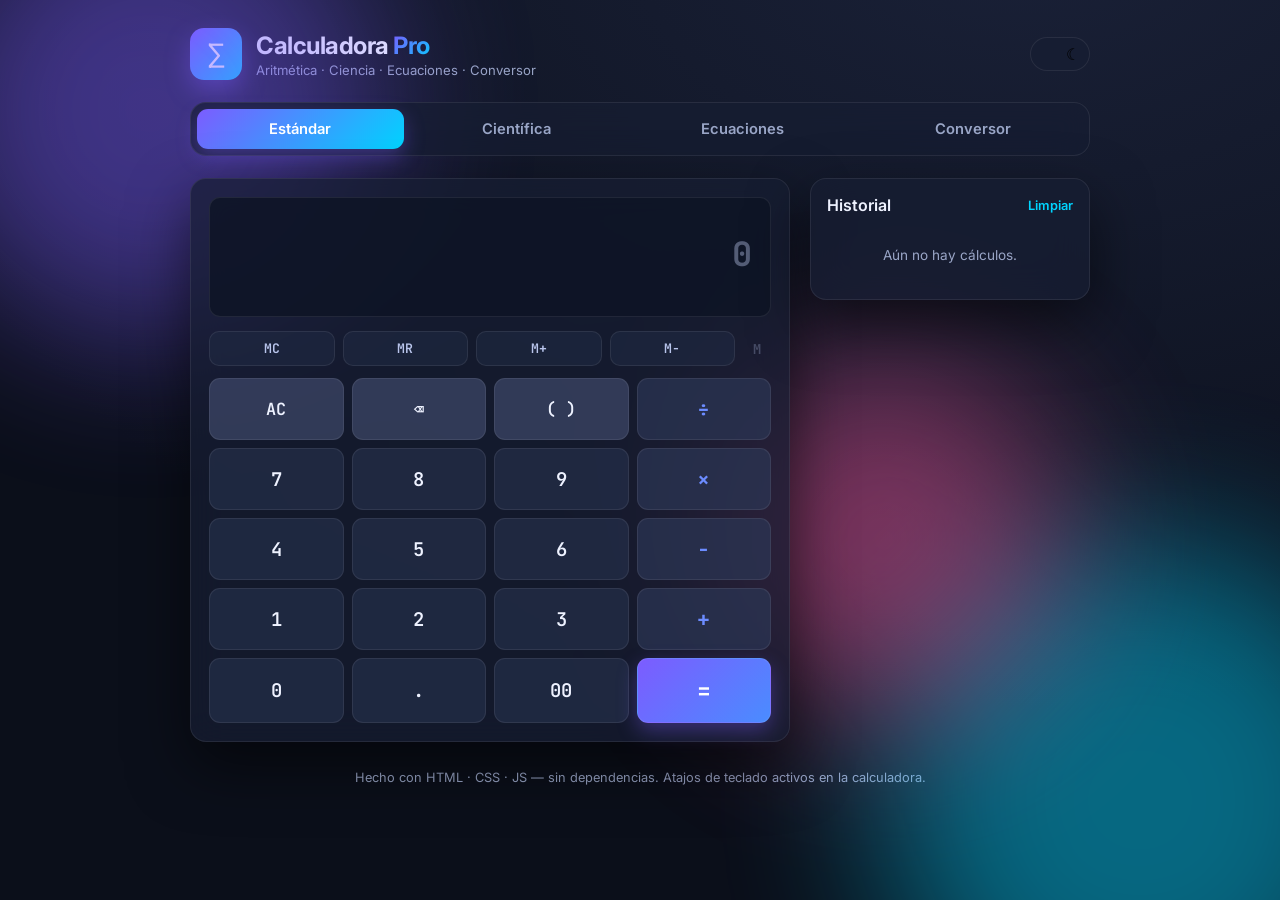
<file: calculator/index.html>
<!DOCTYPE html>
<html lang="es">
<head>
  <meta charset="UTF-8" />
  <meta name="viewport" content="width=device-width, initial-scale=1.0" />
  <title>Calculadora Pro</title>
  <meta name="description" content="Calculadora científica web: aritmética, ciencia, ecuaciones y conversor de unidades." />
  <link rel="preconnect" href="https://fonts.googleapis.com" />
  <link rel="preconnect" href="https://fonts.gstatic.com" crossorigin />
  <link href="https://fonts.googleapis.com/css2?family=Inter:wght@400;500;600;700&family=JetBrains+Mono:wght@400;500;700&display=swap" rel="stylesheet" />
  <link rel="stylesheet" href="styles.css" />
</head>
<body data-theme="dark">
  <div class="app">
    <!-- Decorative animated background -->
    <div class="bg-orbs" aria-hidden="true">
      <span class="orb orb-1"></span>
      <span class="orb orb-2"></span>
      <span class="orb orb-3"></span>
    </div>

    <header class="topbar">
      <div class="brand">
        <span class="brand-logo">∑</span>
        <div class="brand-text">
          <h1>Calculadora <span>Pro</span></h1>
          <p>Aritmética · Ciencia · Ecuaciones · Conversor</p>
        </div>
      </div>
      <button id="theme-toggle" class="theme-toggle" title="Cambiar tema" aria-label="Cambiar tema">
        <span class="theme-icon sun">☀</span>
        <span class="theme-icon moon">☾</span>
      </button>
    </header>

    <nav class="tabs" role="tablist">
      <button class="tab active" data-tab="standard" role="tab">Estándar</button>
      <button class="tab" data-tab="scientific" role="tab">Científica</button>
      <button class="tab" data-tab="equations" role="tab">Ecuaciones</button>
      <button class="tab" data-tab="converter" role="tab">Conversor</button>
    </nav>

    <main class="content">
      <!-- ============ STANDARD / SCIENTIFIC CALCULATOR ============ -->
      <section class="panel active" id="panel-standard">
        <div class="calc-wrap">
          <div class="calculator">
            <div class="display">
              <div class="display-history" id="display-history"></div>
              <input
                type="text"
                id="display-main"
                class="display-main"
                inputmode="text"
                autocomplete="off"
                spellcheck="false"
                placeholder="0"
                aria-label="Expresión"
              />
              <div class="display-preview" id="display-preview"></div>
            </div>

            <div class="memory-row">
              <button class="mem-btn" data-mem="MC" title="Borrar memoria">MC</button>
              <button class="mem-btn" data-mem="MR" title="Recuperar memoria">MR</button>
              <button class="mem-btn" data-mem="M+" title="Sumar a memoria">M+</button>
              <button class="mem-btn" data-mem="M-" title="Restar de memoria">M−</button>
              <span class="mem-indicator" id="mem-indicator">M</span>
            </div>

            <!-- Scientific extra keys (hidden in standard mode) -->
            <div class="keys-scientific" id="keys-scientific">
              <button class="key fn" data-insert="sin(">sin</button>
              <button class="key fn" data-insert="cos(">cos</button>
              <button class="key fn" data-insert="tan(">tan</button>
              <button class="key fn" data-insert="asin(">asin</button>
              <button class="key fn" data-insert="acos(">acos</button>

              <button class="key fn" data-insert="atan(">atan</button>
              <button class="key fn" data-insert="ln(">ln</button>
              <button class="key fn" data-insert="log10(">log₁₀</button>
              <button class="key fn" data-insert="log2(">log₂</button>
              <button class="key fn" data-insert="exp(">eˣ</button>

              <button class="key fn" data-insert="sqrt(">√</button>
              <button class="key fn" data-insert="cbrt(">∛</button>
              <button class="key fn" data-action="square">x²</button>
              <button class="key fn" data-insert="^">xʸ</button>
              <button class="key fn" data-insert="factorial(">n!</button>

              <button class="key fn" data-insert="pi">π</button>
              <button class="key fn" data-insert="e">e</button>
              <button class="key fn" data-insert="abs(">|x|</button>
              <button class="key fn" data-insert="(">(</button>
              <button class="key fn" data-insert=")">)</button>

              <button class="key fn deg-toggle" id="deg-toggle" data-action="toggle-deg" title="Grados / Radianes">DEG</button>
              <button class="key fn" data-insert="mod">mod</button>
              <button class="key fn" data-insert="//">÷⌊⌋</button>
              <button class="key fn" data-insert="%">%</button>
              <button class="key fn" data-action="ans">ANS</button>
            </div>

            <!-- Main numeric keypad -->
            <div class="keys-main">
              <button class="key util" data-action="clear">AC</button>
              <button class="key util" data-action="backspace">⌫</button>
              <button class="key util" data-insert="(">( )</button>
              <button class="key op" data-insert="/">÷</button>

              <button class="key num" data-insert="7">7</button>
              <button class="key num" data-insert="8">8</button>
              <button class="key num" data-insert="9">9</button>
              <button class="key op" data-insert="*">×</button>

              <button class="key num" data-insert="4">4</button>
              <button class="key num" data-insert="5">5</button>
              <button class="key num" data-insert="6">6</button>
              <button class="key op" data-insert="-">−</button>

              <button class="key num" data-insert="1">1</button>
              <button class="key num" data-insert="2">2</button>
              <button class="key num" data-insert="3">3</button>
              <button class="key op" data-insert="+">+</button>

              <button class="key num" data-insert="0">0</button>
              <button class="key num" data-insert=".">.</button>
              <button class="key num" data-insert="00">00</button>
              <button class="key equals" data-action="equals">=</button>
            </div>
          </div>

          <!-- History sidebar -->
          <aside class="history">
            <div class="history-head">
              <h2>Historial</h2>
              <button id="clear-history" class="link-btn" title="Limpiar historial">Limpiar</button>
            </div>
            <ul class="history-list" id="history-list">
              <li class="history-empty">Aún no hay cálculos.</li>
            </ul>
          </aside>
        </div>
      </section>

      <!-- ============ EQUATIONS ============ -->
      <section class="panel" id="panel-equations">
        <div class="card eq-card">
          <h2 class="card-title">Resolvedor de ecuaciones</h2>

          <div class="eq-block">
            <h3>Primer grado <span class="eq-form">a·x + b = 0</span></h3>
            <div class="eq-inputs">
              <label>a <input type="number" id="lin-a" step="any" placeholder="0" /></label>
              <label>b <input type="number" id="lin-b" step="any" placeholder="0" /></label>
              <button class="solve-btn" id="solve-linear">Resolver</button>
            </div>
            <div class="eq-result" id="lin-result"></div>
          </div>

          <div class="eq-block">
            <h3>Segundo grado <span class="eq-form">a·x² + b·x + c = 0</span></h3>
            <div class="eq-inputs">
              <label>a <input type="number" id="quad-a" step="any" placeholder="0" /></label>
              <label>b <input type="number" id="quad-b" step="any" placeholder="0" /></label>
              <label>c <input type="number" id="quad-c" step="any" placeholder="0" /></label>
              <button class="solve-btn" id="solve-quad">Resolver</button>
            </div>
            <div class="eq-result" id="quad-result"></div>
          </div>
        </div>
      </section>

      <!-- ============ CONVERTER ============ -->
      <section class="panel" id="panel-converter">
        <div class="card conv-card">
          <h2 class="card-title">Conversor de unidades</h2>

          <div class="conv-categories" id="conv-categories">
            <button class="conv-cat active" data-cat="length">Longitud</button>
            <button class="conv-cat" data-cat="weight">Peso</button>
            <button class="conv-cat" data-cat="speed">Velocidad</button>
            <button class="conv-cat" data-cat="metric">Prefijos métricos</button>
          </div>

          <div class="conv-body">
            <div class="conv-field">
              <input type="number" id="conv-input" step="any" value="1" />
              <select id="conv-from"></select>
            </div>
            <button class="conv-swap" id="conv-swap" title="Intercambiar">⇅</button>
            <div class="conv-field">
              <input type="text" id="conv-output" readonly />
              <select id="conv-to"></select>
            </div>
          </div>
          <p class="conv-formula" id="conv-formula"></p>
        </div>
      </section>
    </main>

    <footer class="footer">
      <span>Hecho con HTML · CSS · JS — sin dependencias. Atajos de teclado activos en la calculadora.</span>
    </footer>
  </div>

  <script src="app.js"></script>
</body>
</html>
</file>
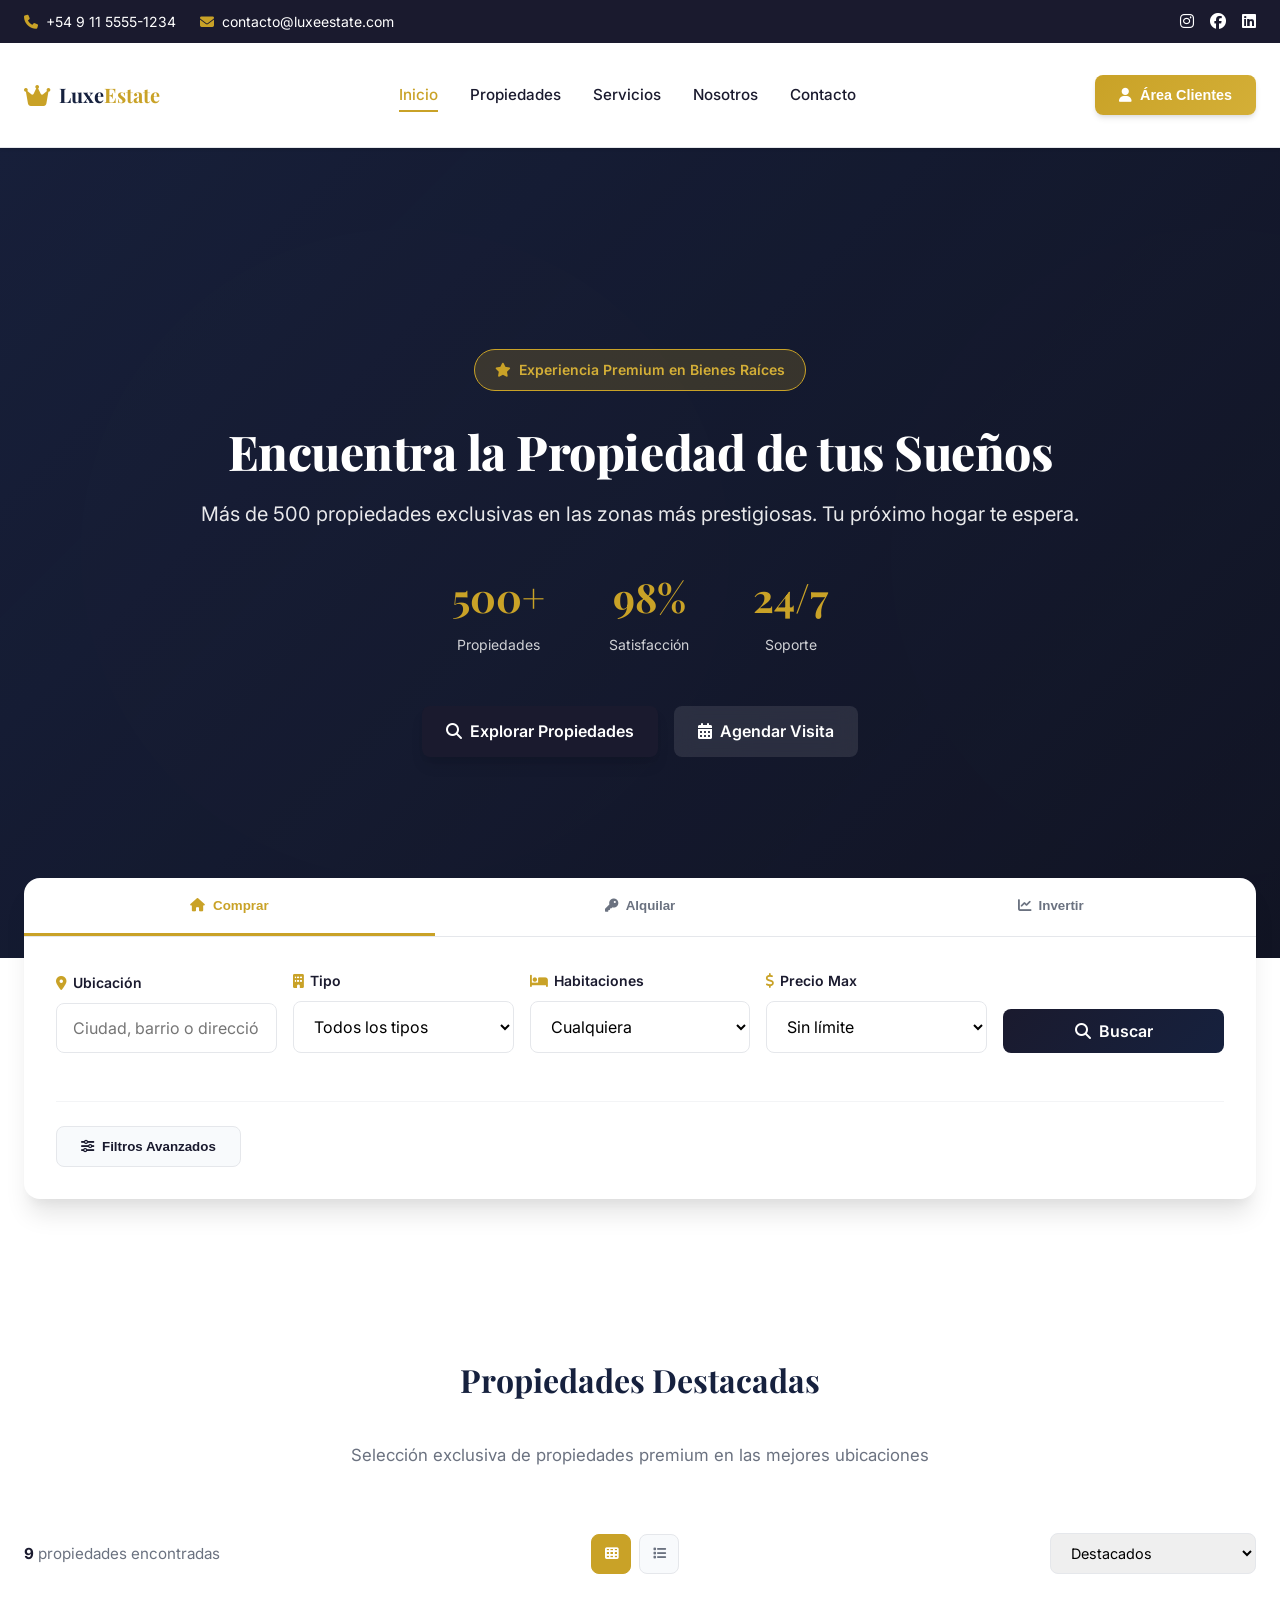
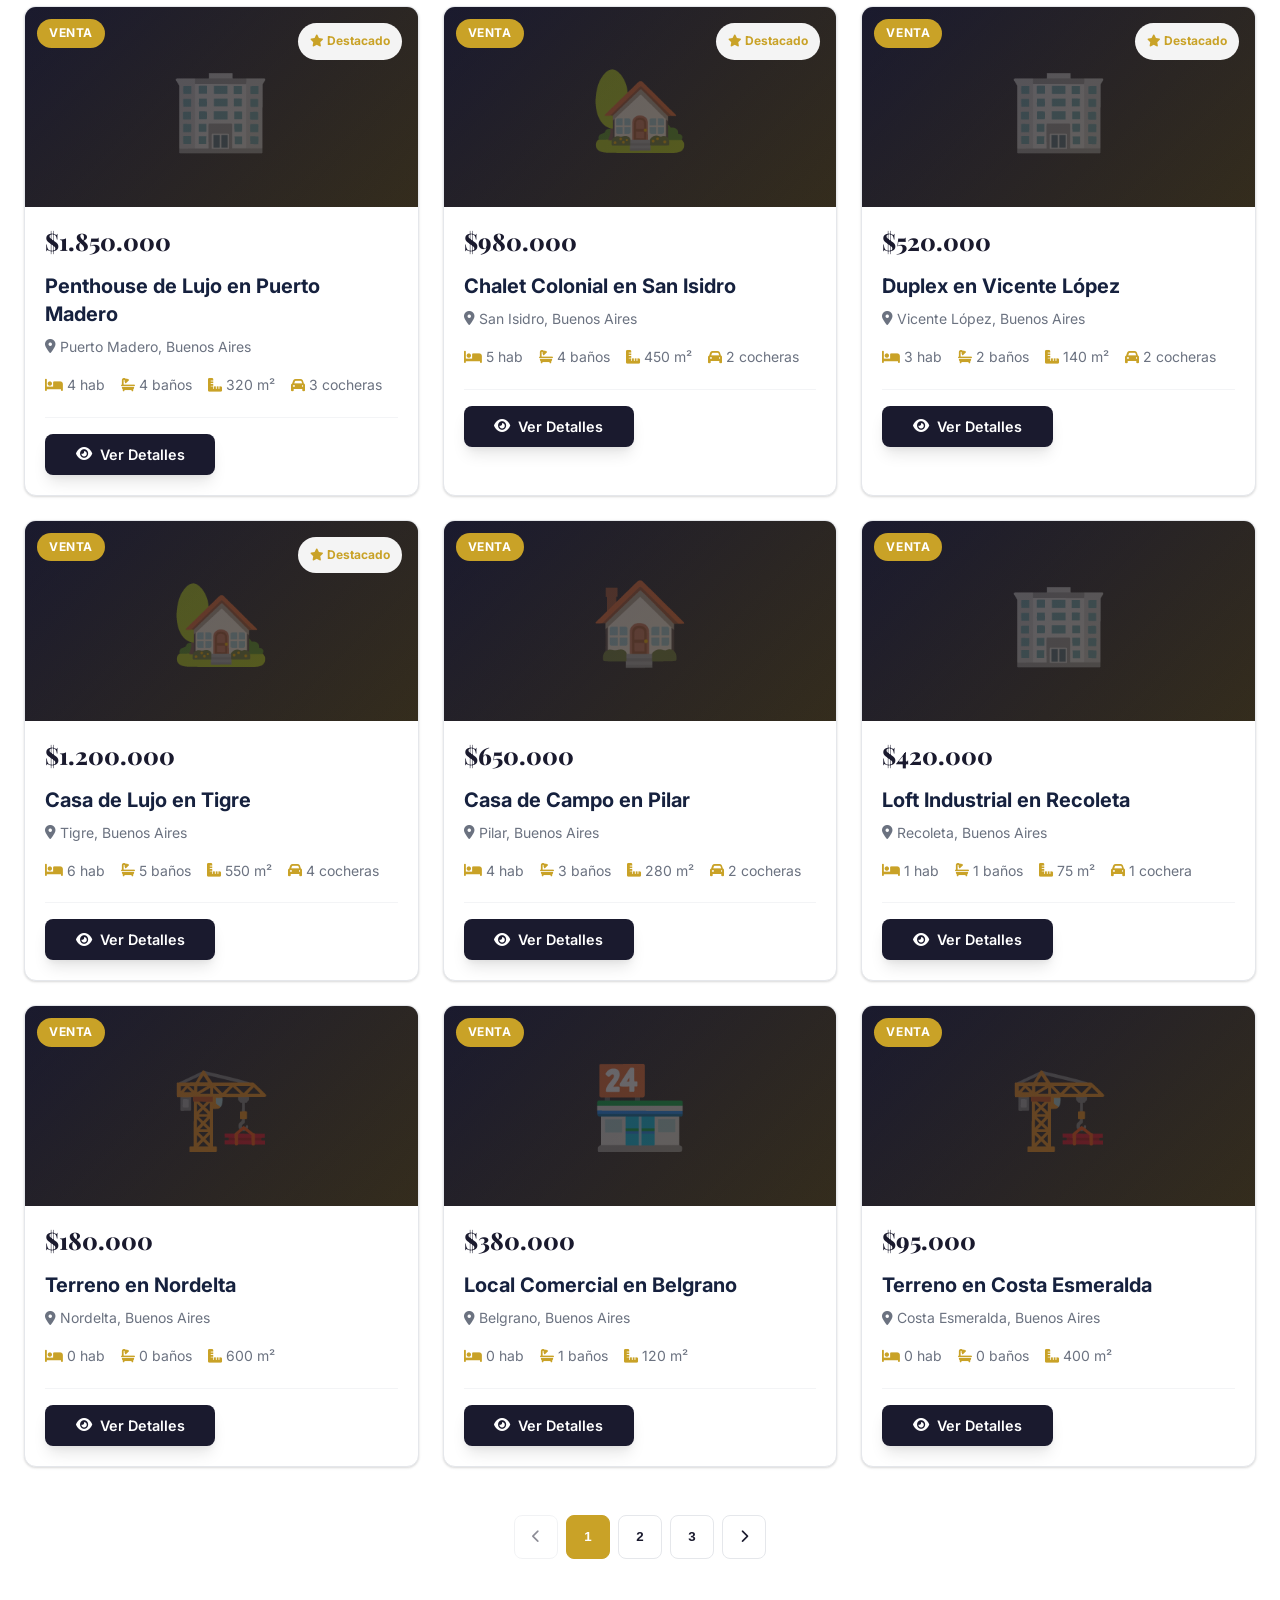
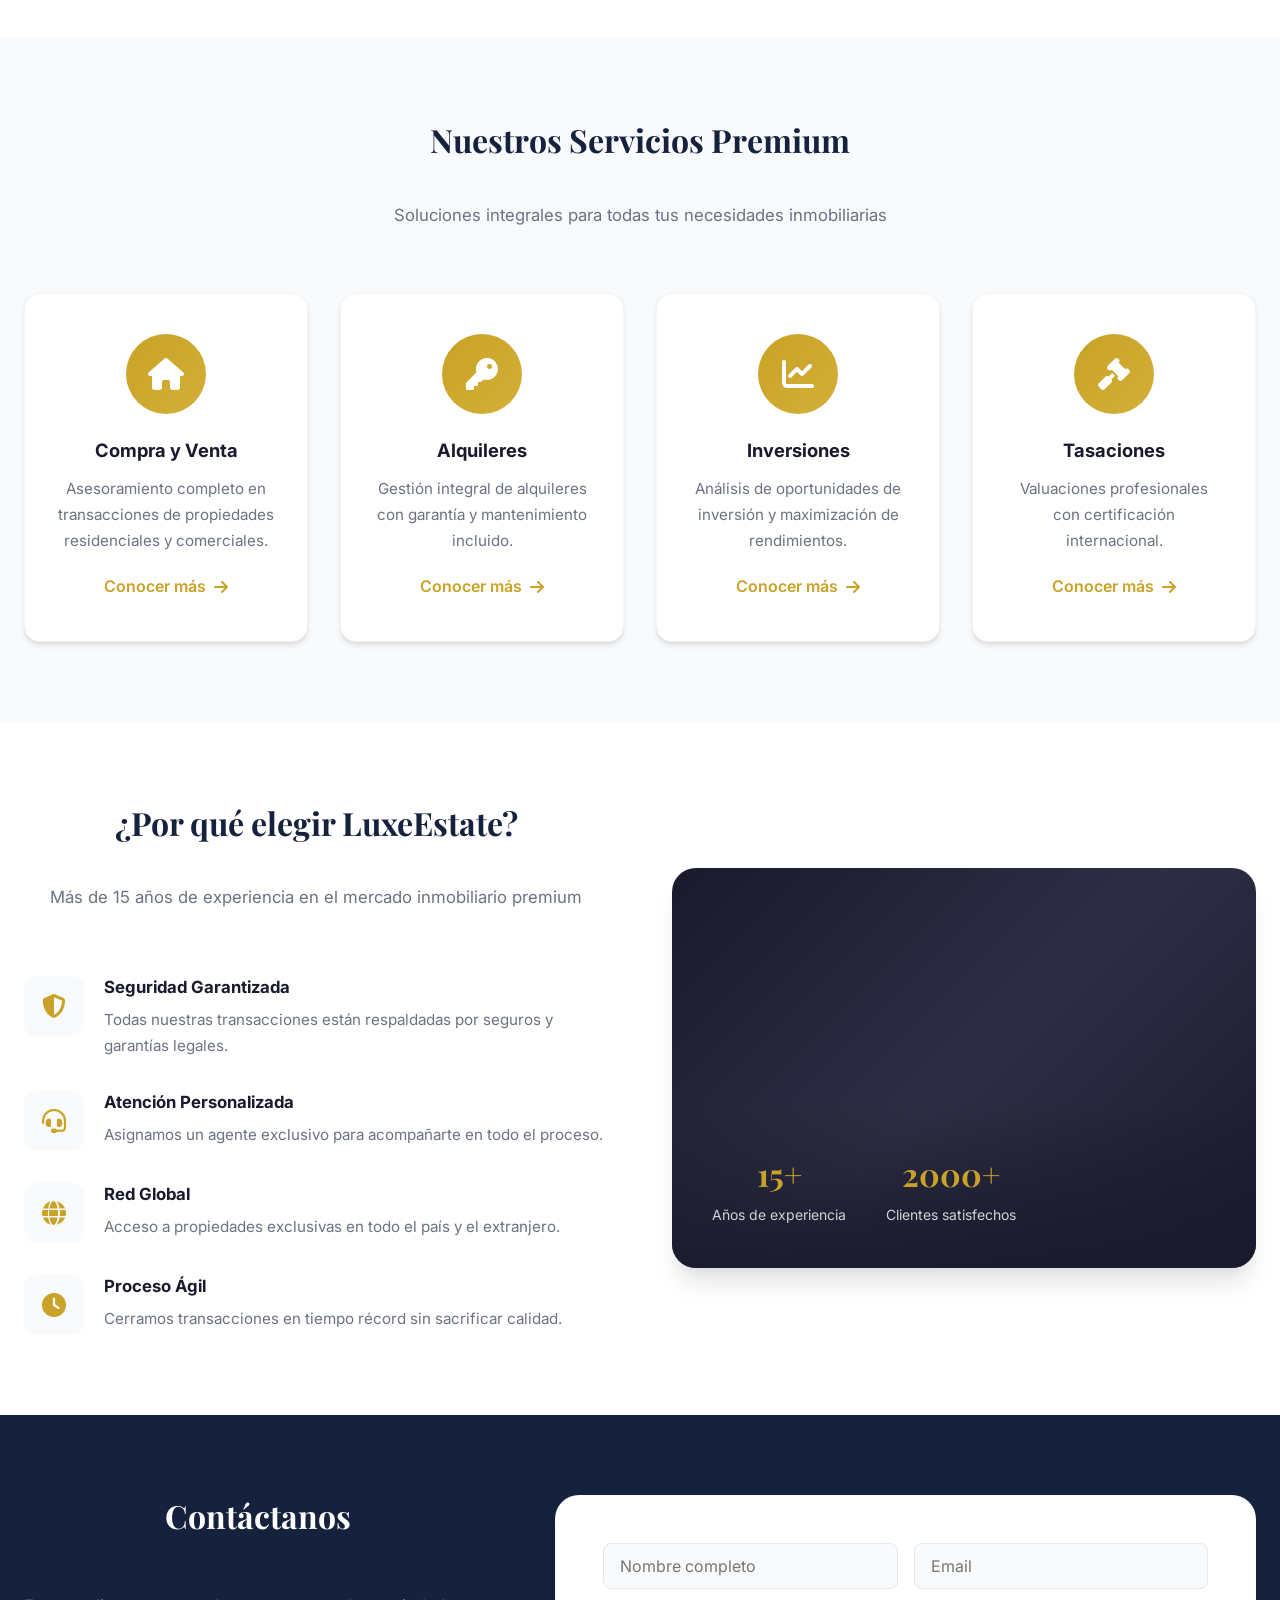
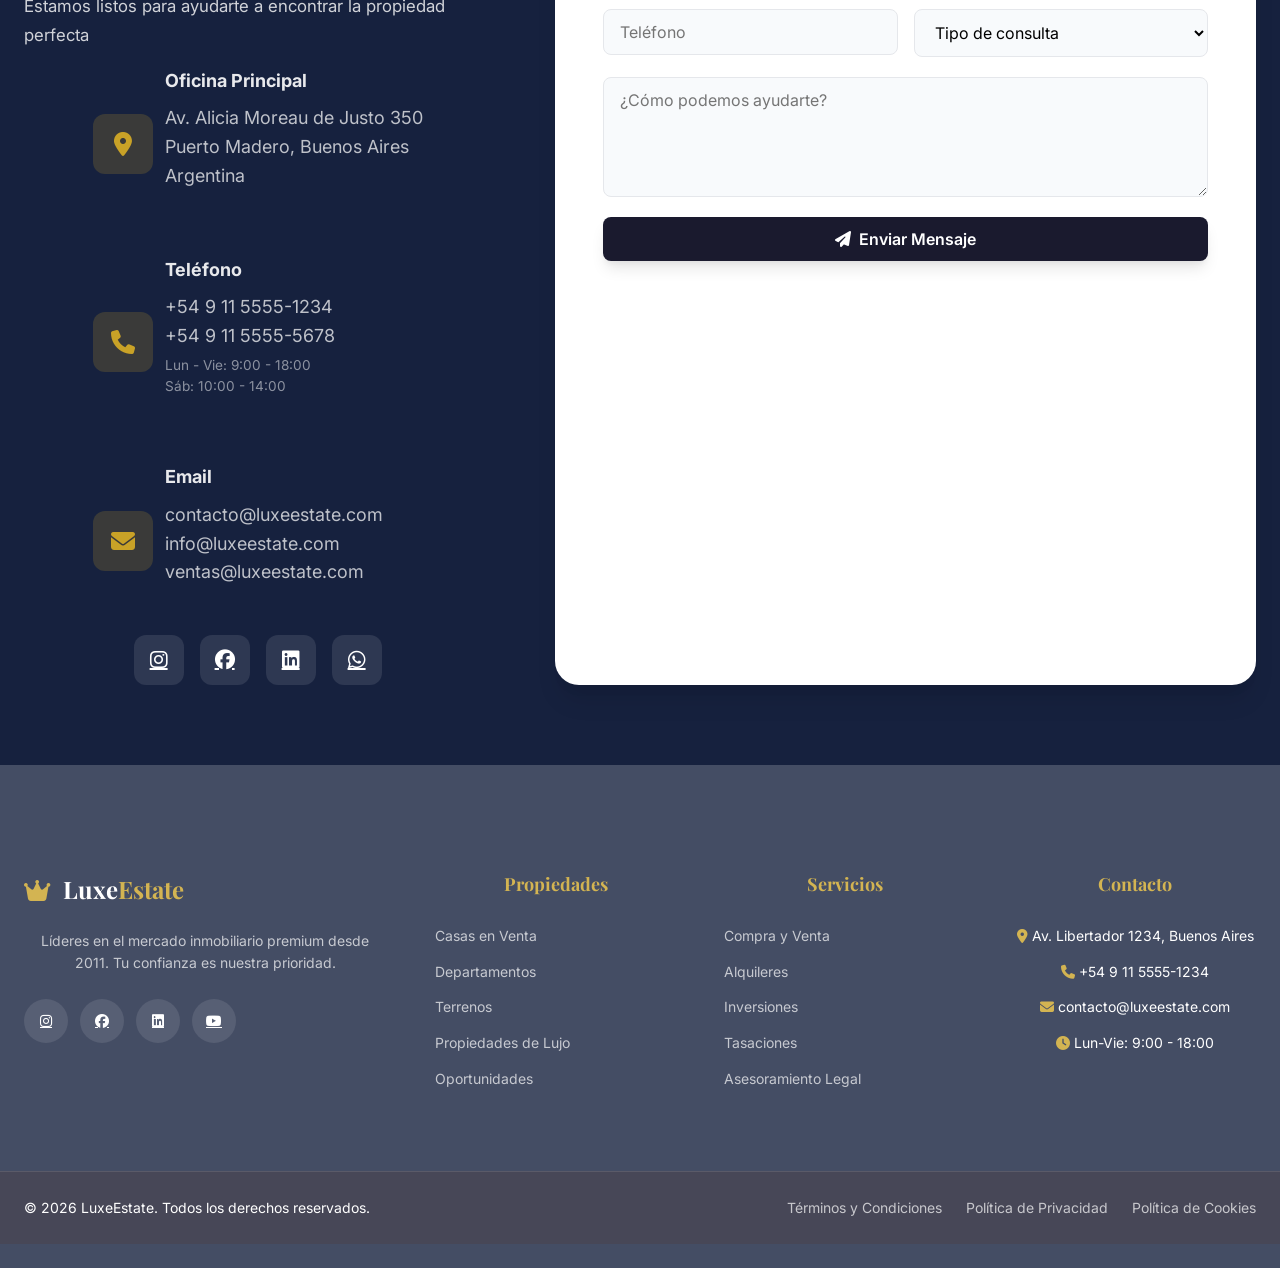
<file: demos/inmobiliaria/index.html>
<!DOCTYPE html>
<html lang="es">
<head>
  <meta charset="UTF-8" />
  <meta name="viewport" content="width=device-width, initial-scale=1.0" />
  <title>LuxeEstate - Sistema Inmobiliario Premium</title>
  <meta name="description" content="Sistema Inmobiliario Inteligente de Eterial Company - Experiencia premium en búsqueda de propiedades" />
  <link rel="preconnect" href="https://fonts.googleapis.com" />
  <link rel="preconnect" href="https://fonts.gstatic.com" crossorigin />
  <link href="https://fonts.googleapis.com/css2?family=Playfair+Display:ital,wght@0,400;0,500;0,600;0,700;1,400;1,500&family=Inter:wght@300;400;500;600;700;800&display=swap" rel="stylesheet" />
  <link rel="stylesheet" href="https://cdnjs.cloudflare.com/ajax/libs/font-awesome/6.4.0/css/all.min.css" />
  <link rel="stylesheet" href="styles.css" />
</head>
<body>
  <!-- Header Premium -->
  <header class="header">
    <div class="header-top">
      <div class="container">
        <div class="header-contact">
          <span><i class="fas fa-phone"></i> +54 9 11 5555-1234</span>
          <span><i class="fas fa-envelope"></i> contacto@luxeestate.com</span>
        </div>
        <div class="header-social">
          <a href="#"><i class="fab fa-instagram"></i></a>
          <a href="#"><i class="fab fa-facebook"></i></a>
          <a href="#"><i class="fab fa-linkedin"></i></a>
        </div>
      </div>
    </div>
    <div class="header-main">
      <div class="container">
        <div class="header-inner">
          <div class="logo">
            <i class="fas fa-crown"></i>
            <span>Luxe<span class="logo-accent">Estate</span></span>
          </div>
          <nav class="nav">
            <a href="#inicio" class="nav-link active">Inicio</a>
            <a href="#propiedades" class="nav-link">Propiedades</a>
            <a href="#servicios" class="nav-link">Servicios</a>
            <a href="#nosotros" class="nav-link">Nosotros</a>
            <a href="#contacto" class="nav-link">Contacto</a>
          </nav>
          <button class="btn-premium">
            <i class="fas fa-user"></i>
            <span>Área Clientes</span>
          </button>
          <button class="mobile-menu-toggle">
            <i class="fas fa-bars"></i>
          </button>
        </div>
      </div>
    </div>
  </header>

  <!-- Hero Section Premium -->
  <section class="hero" id="inicio">
    <div class="hero-bg">
      <div class="hero-overlay"></div>
      <video class="hero-video" autoplay muted loop playsinline>
        <source src="https://assets.mixkit.co/videos/preview/mixkit-modern-house-with-pool-32808-large.mp4" type="video/mp4">
      </video>
    </div>
    <div class="container">
      <div class="hero-content">
        <div class="hero-badge">
          <i class="fas fa-star"></i>
          <span>Experiencia Premium en Bienes Raíces</span>
        </div>
        <h1 class="hero-title">Encuentra la Propiedad de tus Sueños</h1>
        <p class="hero-subtitle">Más de 500 propiedades exclusivas en las zonas más prestigiosas. Tu próximo hogar te espera.</p>
        <div class="hero-stats">
          <div class="stat-item">
            <span class="stat-number">500+</span>
            <span class="stat-label">Propiedades</span>
          </div>
          <div class="stat-item">
            <span class="stat-number">98%</span>
            <span class="stat-label">Satisfacción</span>
          </div>
          <div class="stat-item">
            <span class="stat-number">24/7</span>
            <span class="stat-label">Soporte</span>
          </div>
        </div>
        <div class="hero-cta">
          <a href="#propiedades" class="btn btn-primary">
            <i class="fas fa-search"></i>
            <span>Explorar Propiedades</span>
          </a>
          <a href="#contacto" class="btn btn-secondary">
            <i class="fas fa-calendar-alt"></i>
            <span>Agendar Visita</span>
          </a>
        </div>
      </div>
    </div>
  </section>

  <!-- Buscador Avanzado -->
  <section class="search-section">
    <div class="container">
      <div class="search-container">
        <div class="search-tabs">
          <button class="search-tab active" data-tab="comprar">
            <i class="fas fa-home"></i>
            <span>Comprar</span>
          </button>
          <button class="search-tab" data-tab="alquilar">
            <i class="fas fa-key"></i>
            <span>Alquilar</span>
          </button>
          <button class="search-tab" data-tab="invertir">
            <i class="fas fa-chart-line"></i>
            <span>Invertir</span>
          </button>
        </div>
        <form class="search-form" id="searchForm">
          <div class="search-row">
            <div class="search-field">
              <label><i class="fas fa-map-marker-alt"></i> Ubicación</label>
              <input type="text" id="ubicacion" placeholder="Ciudad, barrio o dirección" />
            </div>
            <div class="search-field">
              <label><i class="fas fa-building"></i> Tipo</label>
              <select id="tipo">
                <option value="">Todos los tipos</option>
                <option value="casa">Casa</option>
                <option value="departamento">Departamento</option>
                <option value="penthouse">Penthouse</option>
                <option value="chalet">Chalet</option>
                <option value="terreno">Terreno</option>
                <option value="local">Local Comercial</option>
                <option value="oficina">Oficina</option>
              </select>
            </div>
            <div class="search-field">
              <label><i class="fas fa-bed"></i> Habitaciones</label>
              <select id="habitaciones">
                <option value="">Cualquiera</option>
                <option value="1">1+</option>
                <option value="2">2+</option>
                <option value="3">3+</option>
                <option value="4">4+</option>
                <option value="5">5+</option>
              </select>
            </div>
            <div class="search-field">
              <label><i class="fas fa-dollar-sign"></i> Precio Max</label>
              <select id="precio-max">
                <option value="">Sin límite</option>
                <option value="100000">$100,000</option>
                <option value="200000">$200,000</option>
                <option value="300000">$300,000</option>
                <option value="500000">$500,000</option>
                <option value="750000">$750,000</option>
                <option value="1000000">$1,000,000</option>
                <option value="2000000">$2,000,000+</option>
              </select>
            </div>
            <button type="submit" class="btn btn-search">
              <i class="fas fa-search"></i>
              <span>Buscar</span>
            </button>
          </div>
          <div class="search-advanced">
            <button type="button" class="btn-advanced-toggle">
              <i class="fas fa-sliders-h"></i>
              <span>Filtros Avanzados</span>
            </button>
            <div class="advanced-filters">
              <div class="filter-group">
                <label>Baños</label>
                <select id="banos">
                  <option value="">Cualquiera</option>
                  <option value="1">1+</option>
                  <option value="2">2+</option>
                  <option value="3">3+</option>
                  <option value="4">4+</option>
                </select>
              </div>
              <div class="filter-group">
                <label>Metros Mínimos</label>
                <select id="metros-min">
                  <option value="">Cualquiera</option>
                  <option value="50">50m²</option>
                  <option value="100">100m²</option>
                  <option value="150">150m²</option>
                  <option value="200">200m²</option>
                  <option value="300">300m²+</option>
                </select>
              </div>
              <div class="filter-group">
                <label>Garaje</label>
                <select id="garaje">
                  <option value="">Cualquiera</option>
                  <option value="1">1 cochera</option>
                  <option value="2">2 cocheras</option>
                  <option value="3">3+ cocheras</option>
                </select>
              </div>
              <div class="filter-group">
                <label>Características</label>
                <div class="checkbox-group">
                  <label><input type="checkbox" value="piscina"> Piscina</label>
                  <label><input type="checkbox" value="jardin"> Jardín</label>
                  <label><input type="checkbox" value="gimnasio"> Gimnasio</label>
                  <label><input type="checkbox" value="seguridad"> Seguridad 24h</label>
                </div>
              </div>
            </div>
          </div>
        </form>
      </div>
    </div>
  </section>

  <!-- Propiedades Destacadas -->
  <section class="section" id="propiedades">
    <div class="container">
      <div class="section-header">
        <h2 class="section-title">Propiedades Destacadas</h2>
        <p class="section-subtitle">Selección exclusiva de propiedades premium en las mejores ubicaciones</p>
      </div>
      
      <div class="properties-toolbar">
        <div class="results-count">
          <span id="resultsCount">12</span> propiedades encontradas
        </div>
        <div class="view-options">
          <button class="view-btn active" data-view="grid">
            <i class="fas fa-th"></i>
          </button>
          <button class="view-btn" data-view="list">
            <i class="fas fa-list"></i>
          </button>
        </div>
        <div class="sort-options">
          <select id="sortBy">
            <option value="featured">Destacados</option>
            <option value="price-asc">Precio: Menor a Mayor</option>
            <option value="price-desc">Precio: Mayor a Menor</option>
            <option value="newest">Más recientes</option>
            <option value="size">Metros cuadrados</option>
          </select>
        </div>
      </div>

      <div class="properties-grid" id="propertiesGrid">
        <!-- Las propiedades se cargan dinámicamente -->
      </div>

      <div class="pagination">
        <button class="pagination-btn prev" disabled>
          <i class="fas fa-chevron-left"></i>
        </button>
        <button class="pagination-btn active">1</button>
        <button class="pagination-btn">2</button>
        <button class="pagination-btn">3</button>
        <button class="pagination-btn next">
          <i class="fas fa-chevron-right"></i>
        </button>
      </div>
    </div>
  </section>

  <!-- Servicios -->
  <section class="section section-alt" id="servicios">
    <div class="container">
      <div class="section-header">
        <h2 class="section-title">Nuestros Servicios Premium</h2>
        <p class="section-subtitle">Soluciones integrales para todas tus necesidades inmobiliarias</p>
      </div>
      <div class="services-grid">
        <div class="service-card">
          <div class="service-icon">
            <i class="fas fa-home"></i>
          </div>
          <h3>Compra y Venta</h3>
          <p>Asesoramiento completo en transacciones de propiedades residenciales y comerciales.</p>
          <a href="#" class="service-link">Conocer más <i class="fas fa-arrow-right"></i></a>
        </div>
        <div class="service-card">
          <div class="service-icon">
            <i class="fas fa-key"></i>
          </div>
          <h3>Alquileres</h3>
          <p>Gestión integral de alquileres con garantía y mantenimiento incluido.</p>
          <a href="#" class="service-link">Conocer más <i class="fas fa-arrow-right"></i></a>
        </div>
        <div class="service-card">
          <div class="service-icon">
            <i class="fas fa-chart-line"></i>
          </div>
          <h3>Inversiones</h3>
          <p>Análisis de oportunidades de inversión y maximización de rendimientos.</p>
          <a href="#" class="service-link">Conocer más <i class="fas fa-arrow-right"></i></a>
        </div>
        <div class="service-card">
          <div class="service-icon">
            <i class="fas fa-gavel"></i>
          </div>
          <h3>Tasaciones</h3>
          <p>Valuaciones profesionales con certificación internacional.</p>
          <a href="#" class="service-link">Conocer más <i class="fas fa-arrow-right"></i></a>
        </div>
      </div>
    </div>
  </section>

  <!-- Nosotros -->
  <section class="section" id="nosotros">
    <div class="container">
      <div class="about-content">
        <div class="about-text">
          <div class="section-header">
            <h2 class="section-title">¿Por qué elegir LuxeEstate?</h2>
            <p class="section-subtitle">Más de 15 años de experiencia en el mercado inmobiliario premium</p>
          </div>
          <div class="features-list">
            <div class="feature-item">
              <div class="feature-icon">
                <i class="fas fa-shield-alt"></i>
              </div>
              <div class="feature-content">
                <h4>Seguridad Garantizada</h4>
                <p>Todas nuestras transacciones están respaldadas por seguros y garantías legales.</p>
              </div>
            </div>
            <div class="feature-item">
              <div class="feature-icon">
                <i class="fas fa-headset"></i>
              </div>
              <div class="feature-content">
                <h4>Atención Personalizada</h4>
                <p>Asignamos un agente exclusivo para acompañarte en todo el proceso.</p>
              </div>
            </div>
            <div class="feature-item">
              <div class="feature-icon">
                <i class="fas fa-globe"></i>
              </div>
              <div class="feature-content">
                <h4>Red Global</h4>
                <p>Acceso a propiedades exclusivas en todo el país y el extranjero.</p>
              </div>
            </div>
            <div class="feature-item">
              <div class="feature-icon">
                <i class="fas fa-clock"></i>
              </div>
              <div class="feature-content">
                <h4>Proceso Ágil</h4>
                <p>Cerramos transacciones en tiempo récord sin sacrificar calidad.</p>
              </div>
            </div>
          </div>
        </div>
        <div class="about-image">
          <div class="image-wrapper">
            <div class="image-card">
              <div class="image-overlay">
                <div class="image-stats">
                  <div>
                    <span class="stat-number">15+</span>
                    <span>Años de experiencia</span>
                  </div>
                  <div>
                    <span class="stat-number">2000+</span>
                    <span>Clientes satisfechos</span>
                  </div>
                </div>
              </div>
            </div>
          </div>
        </div>
      </div>
    </div>
  </section>

  <!-- Contacto -->
  <section class="section section-dark" id="contacto">
    <div class="container">
      <div class="contact-wrapper">
        <div class="contact-info">
          <h2 class="section-title">Contáctanos</h2>
          <p class="section-subtitle">Estamos listos para ayudarte a encontrar la propiedad perfecta</p>
          <div class="contact-details">
            <div class="contact-item">
              <div class="contact-icon">
                <i class="fas fa-map-marker-alt"></i>
              </div>
              <div class="contact-text">
                <h4>Oficina Principal</h4>
                <p>Av. Alicia Moreau de Justo 350<br>Puerto Madero, Buenos Aires<br>Argentina</p>
              </div>
            </div>
            <div class="contact-item">
              <div class="contact-icon">
                <i class="fas fa-phone"></i>
              </div>
              <div class="contact-text">
                <h4>Teléfono</h4>
                <p>+54 9 11 5555-1234<br>+54 9 11 5555-5678</p>
                <p style="font-size: 0.85rem; opacity: 0.7; margin-top: 4px;">Lun - Vie: 9:00 - 18:00<br>Sáb: 10:00 - 14:00</p>
              </div>
            </div>
            <div class="contact-item">
              <div class="contact-icon">
                <i class="fas fa-envelope"></i>
              </div>
              <div class="contact-text">
                <h4>Email</h4>
                <p>contacto@luxeestate.com<br>info@luxeestate.com<br>ventas@luxeestate.com</p>
              </div>
            </div>
          </div>
          <div class="contact-social">
            <a href="https://www.instagram.com/eterialcompany" class="social-btn" target="_blank" rel="noopener">
              <i class="fab fa-instagram"></i>
            </a>
            <a href="#" class="social-btn">
              <i class="fab fa-facebook"></i>
            </a>
            <a href="#" class="social-btn">
              <i class="fab fa-linkedin"></i>
            </a>
            <a href="https://wa.me/5493364208556" class="social-btn" target="_blank" rel="noopener">
              <i class="fab fa-whatsapp"></i>
            </a>
          </div>
        </div>
        <div class="contact-form-wrapper">
          <form class="contact-form" id="mainContactForm">
            <div class="form-row">
              <div class="form-group">
                <input type="text" placeholder="Nombre completo" required />
              </div>
              <div class="form-group">
                <input type="email" placeholder="Email" required />
              </div>
            </div>
            <div class="form-row">
              <div class="form-group">
                <input type="tel" placeholder="Teléfono" required />
              </div>
              <div class="form-group">
                <select>
                  <option value="">Tipo de consulta</option>
                  <option value="compra">Comprar propiedad</option>
                  <option value="venta">Vender propiedad</option>
                  <option value="alquiler">Alquilar</option>
                  <option value="inversion">Inversión</option>
                  <option value="otro">Otro</option>
                </select>
              </div>
            </div>
            <div class="form-group">
              <textarea placeholder="¿Cómo podemos ayudarte?" rows="4" required></textarea>
            </div>
            <button type="submit" class="btn btn-primary btn-full">
              <i class="fas fa-paper-plane"></i>
              <span>Enviar Mensaje</span>
            </button>
          </form>
        </div>
      </div>
    </div>
  </section>

  <!-- Modal de Detalle de Propiedad -->
  <div class="modal" id="propertyModal">
    <div class="modal-content modal-large">
      <button class="modal-close" id="propertyModalClose">
        <i class="fas fa-times"></i>
      </button>
      <div class="property-detail" id="propertyDetail">
        <!-- Contenido dinámico -->
      </div>
    </div>
  </div>

  <!-- Modal de Consulta -->
  <div class="modal" id="inquiryModal">
    <div class="modal-content">
      <button class="modal-close" id="inquiryModalClose">
        <i class="fas fa-times"></i>
      </button>
      <div class="inquiry-header">
        <i class="fas fa-envelope-open-text"></i>
        <h3>Consultar Propiedad</h3>
        <p>Completa el formulario y te contactaremos a la brevedad</p>
      </div>
      <form class="inquiry-form" id="inquiryForm">
        <input type="hidden" id="inquiryPropertyId" />
        <div class="form-group">
          <label>Nombre completo</label>
          <input type="text" id="inquiryName" required />
        </div>
        <div class="form-group">
          <label>Teléfono</label>
          <input type="tel" id="inquiryPhone" required />
        </div>
        <div class="form-group">
          <label>Email</label>
          <input type="email" id="inquiryEmail" required />
        </div>
        <div class="form-group">
          <label>Mensaje</label>
          <textarea id="inquiryMessage" rows="4" required></textarea>
        </div>
        <div class="form-group checkbox-group">
          <label>
            <input type="checkbox" required />
            Acepto la política de privacidad
          </label>
        </div>
        <button type="submit" class="btn btn-primary btn-full">
          <i class="fab fa-whatsapp"></i>
          <span>Enviar por WhatsApp</span>
        </button>
      </form>
    </div>
  </div>

  <!-- Modal de Éxito -->
  <div class="modal" id="successModal">
    <div class="modal-content modal-success">
      <button class="modal-close" id="successModalClose">
        <i class="fas fa-times"></i>
      </button>
      <div class="success-content">
        <div class="success-icon">
          <i class="fas fa-check-circle"></i>
        </div>
        <h3>¡Consulta Enviada!</h3>
        <p>Tu consulta ha sido derivada correctamente a nuestro equipo. Te contactaremos en menos de 24 horas.</p>
        <button class="btn btn-primary" id="successModalBtn">
          <i class="fas fa-check"></i>
          <span>Entendido</span>
        </button>
      </div>
    </div>
  </div>

  <!-- Footer -->
  <footer class="footer">
    <div class="footer-top">
      <div class="container">
        <div class="footer-grid">
          <div class="footer-col">
            <div class="footer-logo">
              <i class="fas fa-crown"></i>
              <span>Luxe<span class="logo-accent">Estate</span></span>
            </div>
            <p class="footer-description">Líderes en el mercado inmobiliario premium desde 2011. Tu confianza es nuestra prioridad.</p>
            <div class="footer-social">
              <a href="#"><i class="fab fa-instagram"></i></a>
              <a href="#"><i class="fab fa-facebook"></i></a>
              <a href="#"><i class="fab fa-linkedin"></i></a>
              <a href="#"><i class="fab fa-youtube"></i></a>
            </div>
          </div>
          <div class="footer-col">
            <h4>Propiedades</h4>
            <ul>
              <li><a href="#">Casas en Venta</a></li>
              <li><a href="#">Departamentos</a></li>
              <li><a href="#">Terrenos</a></li>
              <li><a href="#">Propiedades de Lujo</a></li>
              <li><a href="#">Oportunidades</a></li>
            </ul>
          </div>
          <div class="footer-col">
            <h4>Servicios</h4>
            <ul>
              <li><a href="#">Compra y Venta</a></li>
              <li><a href="#">Alquileres</a></li>
              <li><a href="#">Inversiones</a></li>
              <li><a href="#">Tasaciones</a></li>
              <li><a href="#">Asesoramiento Legal</a></li>
            </ul>
          </div>
          <div class="footer-col">
            <h4>Contacto</h4>
            <ul>
              <li><i class="fas fa-map-marker-alt"></i> Av. Libertador 1234, Buenos Aires</li>
              <li><i class="fas fa-phone"></i> +54 9 11 5555-1234</li>
              <li><i class="fas fa-envelope"></i> contacto@luxeestate.com</li>
              <li><i class="fas fa-clock"></i> Lun-Vie: 9:00 - 18:00</li>
            </ul>
          </div>
        </div>
      </div>
    </div>
    <div class="footer-bottom">
      <div class="container">
        <div class="footer-bottom-content">
          <p>&copy; 2026 LuxeEstate. Todos los derechos reservados.</p>
          <div class="footer-legal">
            <a href="#">Términos y Condiciones</a>
            <a href="#">Política de Privacidad</a>
            <a href="#">Política de Cookies</a>
          </div>
        </div>
      </div>
    </div>
  </footer>

  <script src="script.js"></script>
</body>
</html>
</file>
<file: calculator/styles.css>
/* ===================== THEME TOKENS ===================== */
:root {
  --radius: 16px;
  --radius-sm: 11px;
  --transition: 0.18s cubic-bezier(0.4, 0, 0.2, 1);
  --font-sans: "Inter", system-ui, -apple-system, Segoe UI, Roboto, sans-serif;
  --font-mono: "JetBrains Mono", ui-monospace, SFMono-Regular, Menlo, monospace;
}

[data-theme="dark"] {
  --bg: #0b0f1a;
  --bg-grad-1: #1a2138;
  --bg-grad-2: #0b0f1a;
  --surface: rgba(23, 30, 51, 0.72);
  --surface-2: rgba(15, 21, 38, 0.85);
  --glass-border: rgba(255, 255, 255, 0.08);
  --text: #eef2ff;
  --text-dim: #9aa6c7;
  --key-bg: rgba(45, 55, 86, 0.7);
  --key-bg-hover: rgba(60, 73, 112, 0.9);
  --key-num: rgba(38, 47, 74, 0.7);
  --key-text: #eef2ff;
  --op: #6c8cff;
  --op-text: #ffffff;
  --util: rgba(76, 86, 122, 0.55);
  --fn-bg: rgba(33, 42, 68, 0.6);
  --fn-text: #b9c5ec;
  --accent: #7c5cff;
  --accent-2: #00d4ff;
  --equals-grad-1: #7c5cff;
  --equals-grad-2: #4a8cff;
  --danger: #ff6b88;
  --shadow: 0 24px 60px rgba(0, 0, 0, 0.55);
  --orb-1: #7c5cff;
  --orb-2: #00d4ff;
  --orb-3: #ff5ca8;
}

[data-theme="light"] {
  --bg: #eef1f9;
  --bg-grad-1: #ffffff;
  --bg-grad-2: #dfe6f7;
  --surface: rgba(255, 255, 255, 0.82);
  --surface-2: rgba(255, 255, 255, 0.95);
  --glass-border: rgba(20, 30, 70, 0.08);
  --text: #131a2e;
  --text-dim: #5d6884;
  --key-bg: rgba(255, 255, 255, 0.95);
  --key-bg-hover: #ffffff;
  --key-num: rgba(255, 255, 255, 0.95);
  --key-text: #131a2e;
  --op: #5b7bff;
  --op-text: #ffffff;
  --util: rgba(214, 222, 244, 0.95);
  --fn-bg: rgba(235, 240, 252, 0.95);
  --fn-text: #41506f;
  --accent: #6a4bff;
  --accent-2: #0094d4;
  --equals-grad-1: #6a4bff;
  --equals-grad-2: #4a8cff;
  --danger: #e23d63;
  --shadow: 0 20px 50px rgba(60, 80, 160, 0.18);
  --orb-1: #9d8bff;
  --orb-2: #6fd6ff;
  --orb-3: #ff9bc8;
}

* { box-sizing: border-box; margin: 0; padding: 0; }

body {
  font-family: var(--font-sans);
  color: var(--text);
  background: radial-gradient(1200px 800px at 80% -10%, var(--bg-grad-1), var(--bg-grad-2));
  background-attachment: fixed;
  min-height: 100vh;
  -webkit-font-smoothing: antialiased;
  transition: background var(--transition), color var(--transition);
  overflow-x: hidden;
}

/* ===================== BACKGROUND ORBS ===================== */
.bg-orbs { position: fixed; inset: 0; z-index: 0; overflow: hidden; pointer-events: none; }
.orb {
  position: absolute;
  border-radius: 50%;
  filter: blur(80px);
  opacity: 0.45;
  animation: float 18s ease-in-out infinite;
}
.orb-1 { width: 460px; height: 460px; background: var(--orb-1); top: -120px; left: -80px; }
.orb-2 { width: 520px; height: 520px; background: var(--orb-2); bottom: -160px; right: -120px; animation-delay: -6s; }
.orb-3 { width: 360px; height: 360px; background: var(--orb-3); top: 40%; left: 55%; animation-delay: -11s; }

@keyframes float {
  0%, 100% { transform: translate(0, 0) scale(1); }
  33% { transform: translate(40px, -30px) scale(1.08); }
  66% { transform: translate(-30px, 25px) scale(0.95); }
}

/* ===================== LAYOUT ===================== */
.app {
  position: relative;
  z-index: 1;
  max-width: 940px;
  margin: 0 auto;
  padding: 28px 20px 40px;
}

.topbar {
  display: flex;
  align-items: center;
  justify-content: space-between;
  margin-bottom: 22px;
}
.brand { display: flex; align-items: center; gap: 14px; }
.brand-logo {
  display: grid;
  place-items: center;
  width: 52px; height: 52px;
  font-size: 28px;
  border-radius: 14px;
  background: linear-gradient(135deg, var(--accent), var(--accent-2));
  color: #fff;
  box-shadow: 0 10px 24px rgba(124, 92, 255, 0.4);
}
.brand-text h1 { font-size: 1.5rem; font-weight: 700; letter-spacing: -0.02em; }
.brand-text h1 span {
  background: linear-gradient(135deg, var(--accent), var(--accent-2));
  -webkit-background-clip: text; background-clip: text; -webkit-text-fill-color: transparent;
}
.brand-text p { color: var(--text-dim); font-size: 0.82rem; margin-top: 2px; }

.theme-toggle {
  position: relative;
  width: 60px; height: 34px;
  border-radius: 30px;
  border: 1px solid var(--glass-border);
  background: var(--surface);
  cursor: pointer;
  overflow: hidden;
  transition: var(--transition);
}
.theme-toggle:hover { transform: translateY(-1px); }
.theme-icon { position: absolute; top: 50%; transform: translateY(-50%); font-size: 16px; transition: var(--transition); }
.theme-icon.sun { left: 9px; opacity: 0; }
.theme-icon.moon { right: 9px; opacity: 1; }
[data-theme="light"] .theme-icon.sun { opacity: 1; }
[data-theme="light"] .theme-icon.moon { opacity: 0; }

/* ===================== TABS ===================== */
.tabs {
  display: flex;
  gap: 6px;
  background: var(--surface);
  border: 1px solid var(--glass-border);
  padding: 6px;
  border-radius: var(--radius);
  margin-bottom: 22px;
  backdrop-filter: blur(14px);
  -webkit-backdrop-filter: blur(14px);
  flex-wrap: wrap;
}
.tab {
  flex: 1 1 auto;
  min-width: 90px;
  padding: 11px 14px;
  border: none;
  border-radius: var(--radius-sm);
  background: transparent;
  color: var(--text-dim);
  font-family: var(--font-sans);
  font-size: 0.92rem;
  font-weight: 600;
  cursor: pointer;
  transition: var(--transition);
}
.tab:hover { color: var(--text); }
.tab.active {
  color: #fff;
  background: linear-gradient(135deg, var(--accent), var(--accent-2));
  box-shadow: 0 8px 20px rgba(124, 92, 255, 0.35);
}

/* ===================== PANELS ===================== */
.panel { display: none; animation: fade-in 0.35s ease; }
.panel.active { display: block; }
@keyframes fade-in { from { opacity: 0; transform: translateY(10px); } to { opacity: 1; transform: translateY(0); } }

.calc-wrap { display: grid; grid-template-columns: 1fr 280px; gap: 20px; align-items: start; }

/* ===================== CALCULATOR ===================== */
.calculator {
  background: var(--surface);
  border: 1px solid var(--glass-border);
  border-radius: var(--radius);
  padding: 18px;
  box-shadow: var(--shadow);
  backdrop-filter: blur(18px);
  -webkit-backdrop-filter: blur(18px);
}

.display {
  background: var(--surface-2);
  border: 1px solid var(--glass-border);
  border-radius: var(--radius-sm);
  padding: 16px 18px;
  margin-bottom: 14px;
  min-height: 110px;
  display: flex;
  flex-direction: column;
  justify-content: flex-end;
}
.display-history { color: var(--text-dim); font-family: var(--font-mono); font-size: 0.82rem; min-height: 18px; text-align: right; word-break: break-all; }
.display-main {
  width: 100%;
  border: none;
  background: transparent;
  color: var(--text);
  font-family: var(--font-mono);
  font-size: 2.1rem;
  font-weight: 700;
  text-align: right;
  outline: none;
  letter-spacing: -0.01em;
}
.display-main::placeholder { color: var(--text-dim); opacity: 0.5; }
.display-preview { color: var(--accent-2); font-family: var(--font-mono); font-size: 0.95rem; min-height: 20px; text-align: right; margin-top: 4px; }
.display-preview.error { color: var(--danger); }

.memory-row { display: flex; align-items: center; gap: 8px; margin-bottom: 12px; }
.mem-btn {
  flex: 1;
  padding: 8px;
  border: 1px solid var(--glass-border);
  border-radius: 10px;
  background: var(--fn-bg);
  color: var(--fn-text);
  font-family: var(--font-mono);
  font-size: 0.82rem;
  font-weight: 600;
  cursor: pointer;
  transition: var(--transition);
}
.mem-btn:hover { background: var(--key-bg-hover); color: var(--text); transform: translateY(-1px); }
.mem-indicator {
  width: 28px; text-align: center;
  font-family: var(--font-mono); font-weight: 700; font-size: 0.85rem;
  color: var(--text-dim); opacity: 0.35;
  transition: var(--transition);
}
.mem-indicator.active { color: var(--accent-2); opacity: 1; }

/* keypads */
.keys-scientific {
  display: none;
  grid-template-columns: repeat(5, 1fr);
  gap: 8px;
  margin-bottom: 8px;
}
.keys-scientific.show { display: grid; }
.keys-main { display: grid; grid-template-columns: repeat(4, 1fr); gap: 8px; }

.key {
  position: relative;
  padding: 16px 0;
  border: 1px solid var(--glass-border);
  border-radius: var(--radius-sm);
  background: var(--key-num);
  color: var(--key-text);
  font-family: var(--font-mono);
  font-size: 1.18rem;
  font-weight: 600;
  cursor: pointer;
  transition: transform 0.08s ease, background var(--transition), box-shadow var(--transition);
  user-select: none;
  -webkit-user-select: none;
}
.key:hover { background: var(--key-bg-hover); }
.key:active { transform: scale(0.94); }
.key.op { background: var(--key-bg); color: var(--op); font-size: 1.35rem; }
.key.op:hover { background: var(--op); color: var(--op-text); }
.key.util { background: var(--util); color: var(--text); font-size: 1.05rem; }
.key.fn { padding: 12px 0; font-size: 0.92rem; background: var(--fn-bg); color: var(--fn-text); }
.key.fn:hover { color: var(--text); }
.key.fn.active { background: linear-gradient(135deg, var(--accent), var(--accent-2)); color: #fff; }
.key.equals {
  background: linear-gradient(135deg, var(--equals-grad-1), var(--equals-grad-2));
  color: #fff;
  font-size: 1.45rem;
  box-shadow: 0 8px 20px rgba(124, 92, 255, 0.35);
}
.key.equals:hover { filter: brightness(1.08); }
.key.press-flash { animation: flash 0.25s ease; }
@keyframes flash { 0% { box-shadow: 0 0 0 0 rgba(124, 92, 255, 0.5); } 100% { box-shadow: 0 0 0 14px rgba(124, 92, 255, 0); } }

/* ===================== HISTORY ===================== */
.history {
  background: var(--surface);
  border: 1px solid var(--glass-border);
  border-radius: var(--radius);
  padding: 16px;
  box-shadow: var(--shadow);
  backdrop-filter: blur(18px);
  -webkit-backdrop-filter: blur(18px);
  max-height: 560px;
  display: flex;
  flex-direction: column;
}
.history-head { display: flex; justify-content: space-between; align-items: center; margin-bottom: 12px; }
.history-head h2 { font-size: 1rem; font-weight: 600; }
.link-btn { background: none; border: none; color: var(--accent-2); cursor: pointer; font-size: 0.8rem; font-weight: 600; font-family: var(--font-sans); }
.link-btn:hover { text-decoration: underline; }
.history-list { list-style: none; overflow-y: auto; flex: 1; display: flex; flex-direction: column; gap: 8px; }
.history-list li.history-item {
  background: var(--surface-2);
  border: 1px solid var(--glass-border);
  border-radius: 10px;
  padding: 9px 11px;
  cursor: pointer;
  transition: var(--transition);
}
.history-list li.history-item:hover { border-color: var(--accent); transform: translateX(-2px); }
.history-item .h-expr { color: var(--text-dim); font-family: var(--font-mono); font-size: 0.78rem; word-break: break-all; }
.history-item .h-res { color: var(--text); font-family: var(--font-mono); font-size: 1.02rem; font-weight: 700; word-break: break-all; }
.history-empty { color: var(--text-dim); font-size: 0.85rem; text-align: center; padding: 20px 0; }

/* ===================== CARDS (equations + converter) ===================== */
.card {
  background: var(--surface);
  border: 1px solid var(--glass-border);
  border-radius: var(--radius);
  padding: 26px;
  box-shadow: var(--shadow);
  backdrop-filter: blur(18px);
  -webkit-backdrop-filter: blur(18px);
}
.card-title { font-size: 1.25rem; font-weight: 700; margin-bottom: 22px; letter-spacing: -0.01em; }

.eq-block { padding: 18px 0; border-top: 1px solid var(--glass-border); }
.eq-block:first-of-type { border-top: none; padding-top: 0; }
.eq-block h3 { font-size: 1.02rem; font-weight: 600; margin-bottom: 14px; display: flex; align-items: center; gap: 10px; flex-wrap: wrap; }
.eq-form { color: var(--accent-2); font-family: var(--font-mono); font-size: 0.85rem; font-weight: 500; }
.eq-inputs { display: flex; gap: 12px; align-items: flex-end; flex-wrap: wrap; }
.eq-inputs label { display: flex; flex-direction: column; gap: 6px; font-size: 0.82rem; color: var(--text-dim); font-weight: 600; }

input[type="number"], input[type="text"]#conv-output, select {
  font-family: var(--font-mono);
  font-size: 1rem;
  padding: 11px 13px;
  border-radius: 10px;
  border: 1px solid var(--glass-border);
  background: var(--surface-2);
  color: var(--text);
  outline: none;
  transition: var(--transition);
  width: 110px;
}
input[type="number"]:focus, select:focus { border-color: var(--accent); box-shadow: 0 0 0 3px rgba(124, 92, 255, 0.18); }

.solve-btn, .conv-swap {
  padding: 11px 22px;
  border: none;
  border-radius: 10px;
  background: linear-gradient(135deg, var(--accent), var(--accent-2));
  color: #fff;
  font-family: var(--font-sans);
  font-size: 0.92rem;
  font-weight: 600;
  cursor: pointer;
  transition: var(--transition);
}
.solve-btn:hover { transform: translateY(-2px); filter: brightness(1.06); box-shadow: 0 10px 22px rgba(124, 92, 255, 0.35); }
.eq-result { margin-top: 14px; min-height: 24px; font-family: var(--font-mono); font-size: 1.05rem; color: var(--accent-2); word-break: break-word; }
.eq-result.show { animation: fade-in 0.3s ease; }
.eq-result .muted { color: var(--text-dim); }

/* ===================== CONVERTER ===================== */
.conv-categories { display: flex; gap: 8px; flex-wrap: wrap; margin-bottom: 24px; }
.conv-cat {
  padding: 9px 16px;
  border: 1px solid var(--glass-border);
  border-radius: 30px;
  background: var(--fn-bg);
  color: var(--fn-text);
  font-family: var(--font-sans);
  font-size: 0.86rem;
  font-weight: 600;
  cursor: pointer;
  transition: var(--transition);
}
.conv-cat:hover { color: var(--text); transform: translateY(-1px); }
.conv-cat.active { background: linear-gradient(135deg, var(--accent), var(--accent-2)); color: #fff; border-color: transparent; }

.conv-body { display: flex; align-items: center; gap: 14px; flex-wrap: wrap; }
.conv-field { display: flex; flex-direction: column; gap: 10px; flex: 1; min-width: 180px; }
.conv-field input { width: 100%; font-size: 1.4rem; font-weight: 700; padding: 14px; }
.conv-field select { width: 100%; cursor: pointer; }
.conv-field input[readonly] { color: var(--accent-2); }
.conv-swap {
  align-self: center;
  width: 48px; height: 48px;
  padding: 0;
  border-radius: 50%;
  font-size: 1.3rem;
  display: grid; place-items: center;
  flex: 0 0 auto;
}
.conv-swap:hover { transform: rotate(180deg); }
.conv-formula { margin-top: 18px; color: var(--text-dim); font-family: var(--font-mono); font-size: 0.85rem; text-align: center; }

/* ===================== FOOTER ===================== */
.footer { margin-top: 28px; text-align: center; color: var(--text-dim); font-size: 0.8rem; }

/* ===================== RESPONSIVE ===================== */
@media (max-width: 780px) {
  .calc-wrap { grid-template-columns: 1fr; }
  .history { max-height: 240px; order: 2; }
}
@media (max-width: 460px) {
  .app { padding: 18px 12px 30px; }
  .display-main { font-size: 1.7rem; }
  .key { padding: 14px 0; font-size: 1.05rem; }
  .keys-scientific { gap: 6px; }
  .keys-main { gap: 6px; }
  .brand-text p { display: none; }
}
</file>
<file: demos/inmobiliaria/styles.css>
/* Reset y Base */
* {
  margin: 0;
  padding: 0;
  box-sizing: border-box;
}

:root {
  --primary: #1a1a2e;
  --primary-dark: #0f0f1a;
  --accent: #c9a227;
  --accent-light: #d4af37;
  --secondary: #16213e;
  --text: #1a1a2e;
  --text-light: #6b7280;
  --text-muted: #9ca3af;
  --bg: #ffffff;
  --bg-alt: #f8fafc;
  --bg-dark: #0f0f1a;
  --border: #e5e7eb;
  --border-light: #f3f4f6;
  --shadow: 0 1px 3px rgba(0, 0, 0, 0.1), 0 1px 2px rgba(0, 0, 0, 0.06);
  --shadow-md: 0 4px 6px -1px rgba(0, 0, 0, 0.1), 0 2px 4px -1px rgba(0, 0, 0, 0.06);
  --shadow-lg: 0 10px 15px -3px rgba(0, 0, 0, 0.1), 0 4px 6px -2px rgba(0, 0, 0, 0.05);
  --shadow-xl: 0 20px 25px -5px rgba(0, 0, 0, 0.1), 0 10px 10px -5px rgba(0, 0, 0, 0.04);
  --gradient-primary: linear-gradient(135deg, #1a1a2e 0%, #16213e 100%);
  --gradient-accent: linear-gradient(135deg, #c9a227 0%, #d4af37 100%);
  --gradient-premium: linear-gradient(135deg, #1a1a2e 0%, #2d2d44 50%, #1a1a2e 100%);
  --transition: all 0.3s cubic-bezier(0.4, 0, 0.2, 1);
  --transition-fast: all 0.15s ease;
}

body {
  font-family: 'Inter', -apple-system, BlinkMacSystemFont, 'Segoe UI', 'Roboto', sans-serif;
  color: var(--text);
  line-height: 1.7;
  background: var(--bg);
  font-size: 16px;
  -webkit-font-smoothing: antialiased;
  -moz-osx-font-smoothing: grayscale;
}

.container {
  max-width: 1400px;
  margin: 0 auto;
  padding: 0 24px;
}

/* ===================== HEADER PREMIUM ===================== */
.header {
  background: var(--bg);
  position: sticky;
  top: 0;
  z-index: 1000;
  box-shadow: var(--shadow-md);
}

.header-top {
  background: var(--primary);
  color: white;
  padding: 8px 0;
  font-size: 0.875rem;
}

.header-top .container {
  display: flex;
  justify-content: space-between;
  align-items: center;
}

.header-contact {
  display: flex;
  gap: 24px;
}

.header-contact span {
  display: flex;
  align-items: center;
  gap: 8px;
}

.header-contact i {
  color: var(--accent);
}

.header-social {
  display: flex;
  gap: 16px;
}

.header-social a {
  color: white;
  font-size: 1rem;
  transition: var(--transition-fast);
}

.header-social a:hover {
  color: var(--accent);
}

.header-main {
  background: var(--bg);
  padding: 16px 0;
}

.header-inner {
  display: flex;
  justify-content: space-between;
  align-items: center;
}

.logo {
  display: flex;
  align-items: center;
  gap: 12px;
  font-family: 'Playfair Display', serif;
  font-size: 1.75rem;
  font-weight: 700;
  color: var(--primary);
}

.logo i {
  color: var(--accent);
  font-size: 1.5rem;
}

.logo-accent {
  color: var(--accent);
}

.nav {
  display: flex;
  gap: 40px;
}

.nav-link {
  color: var(--text);
  text-decoration: none;
  font-weight: 500;
  font-size: 0.95rem;
  position: relative;
  transition: var(--transition-fast);
}

.nav-link::after {
  content: '';
  position: absolute;
  bottom: -4px;
  left: 0;
  width: 0;
  height: 2px;
  background: var(--accent);
  transition: var(--transition);
}

.nav-link:hover,
.nav-link.active {
  color: var(--accent);
}

.nav-link:hover::after,
.nav-link.active::after {
  width: 100%;
}

.btn-premium {
  display: flex;
  align-items: center;
  gap: 8px;
  padding: 12px 24px;
  background: var(--gradient-accent);
  color: white;
  border: none;
  border-radius: 8px;
  font-weight: 600;
  font-size: 0.9rem;
  cursor: pointer;
  transition: var(--transition);
  box-shadow: var(--shadow-md);
}

.btn-premium:hover {
  transform: translateY(-2px);
  box-shadow: var(--shadow-lg);
}

.mobile-menu-toggle {
  display: none;
  background: none;
  border: none;
  font-size: 1.5rem;
  color: var(--primary);
  cursor: pointer;
}

/* ===================== HERO PREMIUM ===================== */
.hero {
  position: relative;
  min-height: 90vh;
  display: flex;
  align-items: center;
  color: white;
  overflow: hidden;
}

.hero-bg {
  position: absolute;
  top: 0;
  left: 0;
  right: 0;
  bottom: 0;
  z-index: 0;
}

.hero-video {
  width: 100%;
  height: 100%;
  object-fit: cover;
}

.hero-overlay {
  position: absolute;
  top: 0;
  left: 0;
  right: 0;
  bottom: 0;
  background: linear-gradient(135deg, rgba(26, 26, 46, 0.9) 0%, rgba(22, 33, 62, 0.85) 100%);
  z-index: 1;
}

.hero-content {
  position: relative;
  z-index: 2;
  text-align: center;
  max-width: 900px;
  margin: 0 auto;
}

.hero-badge {
  display: inline-flex;
  align-items: center;
  gap: 8px;
  padding: 8px 20px;
  background: rgba(201, 162, 39, 0.2);
  border: 1px solid var(--accent);
  border-radius: 50px;
  font-size: 0.875rem;
  font-weight: 600;
  margin-bottom: 32px;
  color: var(--accent-light);
}

.hero-badge i {
  color: var(--accent);
}

.hero-title {
  font-family: 'Playfair Display', serif;
  font-size: 3.5rem;
  font-weight: 700;
  line-height: 1.15;
  margin-bottom: 24px;
  letter-spacing: -0.01em;
}

.hero-subtitle {
  font-size: 1.15rem;
  opacity: 0.9;
  margin-bottom: 40px;
  font-weight: 400;
  line-height: 1.7;
}

.hero-stats {
  display: flex;
  justify-content: center;
  gap: 64px;
  margin-bottom: 48px;
}

.stat-item {
  text-align: center;
}

.stat-number {
  display: block;
  font-size: 2.5rem;
  font-weight: 700;
  color: var(--accent);
  font-family: 'Playfair Display', serif;
}

.stat-label {
  font-size: 0.875rem;
  opacity: 0.8;
  margin-top: 4px;
}

.hero-cta {
  display: flex;
  gap: 16px;
  justify-content: center;
}

/* ===================== BUTTONS ===================== */
.btn {
  display: inline-flex;
  align-items: center;
  justify-content: center;
  gap: 8px;
  padding: 16px 32px;
  border-radius: 8px;
  font-weight: 600;
  font-size: 1rem;
  text-decoration: none;
  cursor: pointer;
  border: none;
  transition: var(--transition);
  font-family: inherit;
}

.btn-primary {
  background: var(--gradient-accent);
  color: white;
  box-shadow: var(--shadow-lg);
}

.btn-primary:hover {
  transform: translateY(-3px);
  box-shadow: var(--shadow-xl);
}

.btn-secondary {
  background: rgba(255, 255, 255, 0.1);
  color: white;
  border: 2px solid rgba(255, 255, 255, 0.3);
  backdrop-filter: blur(10px);
}

.btn-secondary:hover {
  background: rgba(255, 255, 255, 0.2);
  border-color: rgba(255, 255, 255, 0.5);
}

.btn-full {
  width: 100%;
}

/* ===================== SEARCH SECTION ===================== */
.search-section {
  margin-top: -80px;
  position: relative;
  z-index: 10;
  padding-bottom: 80px;
}

.search-container {
  background: white;
  border-radius: 16px;
  box-shadow: var(--shadow-xl);
  overflow: hidden;
}

.search-tabs {
  display: flex;
  border-bottom: 1px solid var(--border);
}

.search-tab {
  flex: 1;
  display: flex;
  align-items: center;
  justify-content: center;
  gap: 8px;
  padding: 20px;
  background: none;
  border: none;
  font-weight: 600;
  color: var(--text-light);
  cursor: pointer;
  transition: var(--transition-fast);
  border-bottom: 3px solid transparent;
}

.search-tab:hover {
  color: var(--primary);
  background: var(--bg-alt);
}

.search-tab.active {
  color: var(--accent);
  border-bottom-color: var(--accent);
}

.search-form {
  padding: 32px;
}

.search-row {
  display: grid;
  grid-template-columns: repeat(auto-fit, minmax(200px, 1fr));
  gap: 16px;
  align-items: end;
}

.search-field {
  display: flex;
  flex-direction: column;
  gap: 8px;
}

.search-field label {
  font-size: 0.875rem;
  font-weight: 600;
  color: var(--text);
  display: flex;
  align-items: center;
  gap: 6px;
}

.search-field label i {
  color: var(--accent);
}

.search-field input,
.search-field select {
  padding: 14px 16px;
  border: 1px solid var(--border);
  border-radius: 8px;
  font-size: 1rem;
  font-family: inherit;
  transition: var(--transition-fast);
  background: var(--bg);
}

.search-field input:focus,
.search-field select:focus {
  outline: none;
  border-color: var(--accent);
  box-shadow: 0 0 0 3px rgba(201, 162, 39, 0.1);
}

.btn-search {
  background: var(--gradient-primary);
  color: white;
  padding: 14px 32px;
  border: none;
  border-radius: 8px;
  font-weight: 600;
  cursor: pointer;
  transition: var(--transition);
  display: flex;
  align-items: center;
  justify-content: center;
  gap: 8px;
}

.btn-search:hover {
  background: var(--primary-dark);
  transform: translateY(-2px);
}

.search-advanced {
  margin-top: 24px;
  border-top: 1px solid var(--border-light);
  padding-top: 24px;
}

.btn-advanced-toggle {
  display: flex;
  align-items: center;
  gap: 8px;
  padding: 12px 24px;
  background: var(--bg-alt);
  border: 1px solid var(--border);
  border-radius: 8px;
  font-weight: 600;
  color: var(--text);
  cursor: pointer;
  transition: var(--transition-fast);
}

.btn-advanced-toggle:hover {
  background: var(--border-light);
}

.advanced-filters {
  display: none;
  margin-top: 24px;
  grid-template-columns: repeat(auto-fit, minmax(200px, 1fr));
  gap: 16px;
}

.advanced-filters.active {
  display: grid;
}

.filter-group {
  display: flex;
  flex-direction: column;
  gap: 8px;
}

.filter-group label {
  font-size: 0.875rem;
  font-weight: 600;
  color: var(--text);
}

.filter-group select {
  padding: 12px 16px;
  border: 1px solid var(--border);
  border-radius: 8px;
  font-size: 0.95rem;
  font-family: inherit;
}

.checkbox-group {
  display: flex;
  flex-wrap: wrap;
  gap: 12px;
}

.checkbox-group label {
  display: flex;
  align-items: center;
  gap: 6px;
  font-size: 0.875rem;
  font-weight: 500;
  cursor: pointer;
}

.checkbox-group input[type="checkbox"] {
  accent-color: var(--accent);
}

/* ===================== SECTION ===================== */
.section {
  padding: 100px 0;
}

.section-alt {
  background: var(--bg-alt);
}

.section-dark {
  background: var(--gradient-primary);
  color: white;
}

.section-header {
  text-align: center;
  margin-bottom: 64px;
}

.section-title {
  font-family: 'Playfair Display', serif;
  font-size: 2.25rem;
  font-weight: 700;
  margin-bottom: 16px;
  color: var(--primary);
  line-height: 1.3;
}

.section-dark .section-title {
  color: white;
}

.section-subtitle {
  font-size: 1.05rem;
  color: var(--text-light);
  max-width: 600px;
  margin: 0 auto;
  line-height: 1.7;
}

.section-dark .section-subtitle {
  color: rgba(255, 255, 255, 0.8);
}

/* ===================== PROPERTIES GRID ===================== */
.properties-toolbar {
  display: flex;
  justify-content: space-between;
  align-items: center;
  margin-bottom: 32px;
  flex-wrap: wrap;
  gap: 16px;
}

.results-count {
  font-size: 0.95rem;
  color: var(--text-light);
}

.results-count span {
  font-weight: 700;
  color: var(--primary);
}

.view-options {
  display: flex;
  gap: 8px;
}

.view-btn {
  width: 40px;
  height: 40px;
  display: flex;
  align-items: center;
  justify-content: center;
  background: var(--bg-alt);
  border: 1px solid var(--border);
  border-radius: 8px;
  cursor: pointer;
  transition: var(--transition-fast);
  color: var(--text-light);
}

.view-btn:hover,
.view-btn.active {
  background: var(--accent);
  color: white;
  border-color: var(--accent);
}

.sort-options select {
  padding: 10px 16px;
  border: 1px solid var(--border);
  border-radius: 8px;
  font-size: 0.9rem;
  font-family: inherit;
  cursor: pointer;
}

.properties-grid {
  display: grid;
  grid-template-columns: repeat(auto-fill, minmax(380px, 1fr));
  gap: 32px;
  margin-bottom: 48px;
}

.property-card {
  background: white;
  border-radius: 16px;
  overflow: hidden;
  box-shadow: var(--shadow-md);
  transition: var(--transition);
  border: 1px solid var(--border-light);
  position: relative;
}

.property-card:hover {
  transform: translateY(-8px);
  box-shadow: var(--shadow-xl);
}

.property-image {
  height: 280px;
  background: var(--gradient-primary);
  display: flex;
  align-items: center;
  justify-content: center;
  position: relative;
  overflow: hidden;
}

.property-image::before {
  content: '';
  position: absolute;
  top: 0;
  left: 0;
  right: 0;
  bottom: 0;
  background: linear-gradient(135deg, rgba(26, 26, 46, 0.3) 0%, rgba(201, 162, 39, 0.2) 100%);
}

.property-badge {
  position: absolute;
  top: 16px;
  left: 16px;
  background: var(--accent);
  color: white;
  padding: 8px 16px;
  border-radius: 50px;
  font-size: 0.75rem;
  font-weight: 700;
  text-transform: uppercase;
  letter-spacing: 0.05em;
  z-index: 2;
}

.property-featured {
  position: absolute;
  top: 16px;
  right: 16px;
  background: rgba(255, 255, 255, 0.95);
  color: var(--accent);
  padding: 8px 12px;
  border-radius: 50px;
  font-size: 0.75rem;
  font-weight: 700;
  z-index: 2;
}

.property-icon {
  font-size: 5rem;
  opacity: 0.3;
  z-index: 1;
}

.property-content {
  padding: 24px;
}

.property-price {
  font-size: 1.75rem;
  font-weight: 700;
  color: var(--accent);
  margin-bottom: 8px;
  font-family: 'Playfair Display', serif;
  line-height: 1.2;
}

.property-title {
  font-size: 1.15rem;
  font-weight: 700;
  margin-bottom: 8px;
  color: var(--primary);
  line-height: 1.4;
}

.property-location {
  color: var(--text-light);
  font-size: 0.875rem;
  margin-bottom: 16px;
  display: flex;
  align-items: center;
  gap: 6px;
  line-height: 1.5;
}

.property-features {
  display: flex;
  gap: 16px;
  margin-bottom: 20px;
  padding-bottom: 20px;
  border-bottom: 1px solid var(--border-light);
  font-size: 0.875rem;
  color: var(--text-light);
}

.property-feature {
  display: flex;
  align-items: center;
  gap: 6px;
}

.property-feature i {
  color: var(--accent);
}

.property-actions {
  display: flex;
  gap: 12px;
}

.property-actions .btn {
  flex: 1;
  font-size: 0.9rem;
  padding: 12px 16px;
}

/* ===================== PAGINATION ===================== */
.pagination {
  display: flex;
  justify-content: center;
  gap: 8px;
}

.pagination-btn {
  width: 44px;
  height: 44px;
  display: flex;
  align-items: center;
  justify-content: center;
  background: white;
  border: 1px solid var(--border);
  border-radius: 8px;
  cursor: pointer;
  transition: var(--transition-fast);
  font-weight: 600;
  color: var(--text);
}

.pagination-btn:hover:not(:disabled) {
  background: var(--accent);
  color: white;
  border-color: var(--accent);
}

.pagination-btn.active {
  background: var(--accent);
  color: white;
  border-color: var(--accent);
}

.pagination-btn:disabled {
  opacity: 0.5;
  cursor: not-allowed;
}

/* ===================== SERVICES GRID ===================== */
.services-grid {
  display: grid;
  grid-template-columns: repeat(auto-fit, minmax(280px, 1fr));
  gap: 32px;
}

.service-card {
  background: white;
  padding: 40px 32px;
  border-radius: 16px;
  box-shadow: var(--shadow-md);
  transition: var(--transition);
  border: 1px solid var(--border-light);
  text-align: center;
}

.service-card:hover {
  transform: translateY(-8px);
  box-shadow: var(--shadow-xl);
}

.service-icon {
  width: 80px;
  height: 80px;
  background: var(--gradient-accent);
  border-radius: 50%;
  display: flex;
  align-items: center;
  justify-content: center;
  margin: 0 auto 24px;
  font-size: 2rem;
  color: white;
}

.service-card h3 {
  font-size: 1.15rem;
  font-weight: 700;
  margin-bottom: 12px;
  color: var(--primary);
  line-height: 1.4;
}

.service-card p {
  color: var(--text-light);
  margin-bottom: 20px;
  line-height: 1.7;
  font-size: 0.95rem;
}

.service-link {
  color: var(--accent);
  text-decoration: none;
  font-weight: 600;
  display: inline-flex;
  align-items: center;
  gap: 8px;
  transition: var(--transition-fast);
}

.service-link:hover {
  gap: 12px;
}

/* ===================== ABOUT SECTION ===================== */
.about-content {
  display: grid;
  grid-template-columns: 1fr 1fr;
  gap: 64px;
  align-items: center;
}

.features-list {
  display: flex;
  flex-direction: column;
  gap: 32px;
}

.feature-item {
  display: flex;
  gap: 20px;
}

.feature-icon {
  width: 60px;
  height: 60px;
  background: var(--bg-alt);
  border-radius: 12px;
  display: flex;
  align-items: center;
  justify-content: center;
  font-size: 1.5rem;
  color: var(--accent);
  flex-shrink: 0;
}

.feature-content h4 {
  font-size: 1.05rem;
  font-weight: 700;
  margin-bottom: 8px;
  color: var(--primary);
  line-height: 1.4;
}

.feature-content p {
  color: var(--text-light);
  line-height: 1.7;
  font-size: 0.95rem;
}

.about-image {
  position: relative;
}

.image-wrapper {
  position: relative;
  border-radius: 24px;
  overflow: hidden;
  box-shadow: var(--shadow-xl);
}

.image-card {
  height: 400px;
  background: var(--gradient-premium);
  position: relative;
}

.image-overlay {
  position: absolute;
  bottom: 0;
  left: 0;
  right: 0;
  padding: 40px;
  background: linear-gradient(to top, rgba(26, 26, 46, 0.9), transparent);
}

.image-stats {
  display: flex;
  gap: 40px;
}

.image-stats > div {
  text-align: center;
}

.image-stats .stat-number {
  font-size: 2rem;
  font-weight: 700;
  color: var(--accent);
  font-family: 'Playfair Display', serif;
}

.image-stats span:last-child {
  font-size: 0.875rem;
  color: rgba(255, 255, 255, 0.8);
}

/* ===================== CONTACT SECTION ===================== */
.contact-wrapper {
  display: grid;
  grid-template-columns: 1fr 1.5fr;
  gap: 64px;
}

.contact-details {
  display: flex;
  flex-direction: column;
  gap: 32px;
}

.contact-item {
  display: flex;
  gap: 20px;
}

.contact-icon {
  width: 60px;
  height: 60px;
  background: rgba(201, 162, 39, 0.2);
  border-radius: 12px;
  display: flex;
  align-items: center;
  justify-content: center;
  font-size: 1.5rem;
  color: var(--accent);
  flex-shrink: 0;
}

.contact-text h4 {
  font-size: 1.125rem;
  font-weight: 700;
  margin-bottom: 8px;
}

.contact-text p {
  color: rgba(255, 255, 255, 0.8);
  line-height: 1.6;
}

.contact-social {
  display: flex;
  gap: 16px;
}

.social-btn {
  width: 50px;
  height: 50px;
  background: rgba(255, 255, 255, 0.1);
  border-radius: 12px;
  display: flex;
  align-items: center;
  justify-content: center;
  color: white;
  font-size: 1.25rem;
  transition: var(--transition);
}

.social-btn:hover {
  background: var(--accent);
  transform: translateY(-4px);
}

.contact-form-wrapper {
  background: white;
  padding: 48px;
  border-radius: 24px;
  box-shadow: var(--shadow-xl);
}

.contact-form {
  display: flex;
  flex-direction: column;
  gap: 20px;
}

.form-row {
  display: grid;
  grid-template-columns: 1fr 1fr;
  gap: 20px;
}

.form-group {
  display: flex;
  flex-direction: column;
  gap: 8px;
}

.form-group input,
.form-group select,
.form-group textarea {
  padding: 16px;
  border: 1px solid var(--border);
  border-radius: 12px;
  font-size: 1rem;
  font-family: inherit;
  transition: var(--transition-fast);
  background: var(--bg-alt);
}

.form-group input:focus,
.form-group select:focus,
.form-group textarea:focus {
  outline: none;
  border-color: var(--accent);
  background: white;
  box-shadow: 0 0 0 4px rgba(201, 162, 39, 0.1);
}

.form-group textarea {
  resize: vertical;
  min-height: 120px;
}

/* ===================== MODAL ===================== */
.modal {
  display: none;
  position: fixed;
  top: 0;
  left: 0;
  right: 0;
  bottom: 0;
  background: rgba(0, 0, 0, 0.8);
  z-index: 2000;
  align-items: center;
  justify-content: center;
  padding: 24px;
  backdrop-filter: blur(8px);
}

.modal.active {
  display: flex;
}

.modal-content {
  background: white;
  border-radius: 24px;
  max-width: 600px;
  width: 100%;
  position: relative;
  box-shadow: var(--shadow-xl);
  max-height: 90vh;
  overflow-y: auto;
}

.modal-large {
  max-width: 900px;
}

.modal-close {
  position: absolute;
  top: 20px;
  right: 20px;
  width: 44px;
  height: 44px;
  background: var(--bg-alt);
  border: none;
  border-radius: 50%;
  cursor: pointer;
  display: flex;
  align-items: center;
  justify-content: center;
  font-size: 1.25rem;
  color: var(--text-light);
  transition: var(--transition-fast);
  z-index: 10;
}

.modal-close:hover {
  background: var(--accent);
  color: white;
}

.inquiry-header {
  text-align: center;
  padding: 40px 40px 24px;
  border-bottom: 1px solid var(--border-light);
}

.inquiry-header i {
  font-size: 3rem;
  color: var(--accent);
  margin-bottom: 16px;
}

.inquiry-header h3 {
  font-family: 'Playfair Display', serif;
  font-size: 1.75rem;
  font-weight: 700;
  color: var(--primary);
  margin-bottom: 8px;
}

.inquiry-header p {
  color: var(--text-light);
}

.inquiry-form {
  padding: 40px;
  display: flex;
  flex-direction: column;
  gap: 20px;
}

.inquiry-form label {
  font-size: 0.875rem;
  font-weight: 600;
  color: var(--text);
}

.modal-success {
  text-align: center;
  padding: 60px 40px;
}

.success-content {
  display: flex;
  flex-direction: column;
  align-items: center;
  gap: 24px;
}

.success-icon {
  width: 100px;
  height: 100px;
  background: #10b981;
  border-radius: 50%;
  display: flex;
  align-items: center;
  justify-content: center;
  font-size: 3rem;
  color: white;
}

.success-content h3 {
  font-family: 'Playfair Display', serif;
  font-size: 1.75rem;
  font-weight: 700;
  color: var(--primary);
}

.success-content p {
  color: var(--text-light);
  max-width: 400px;
  line-height: 1.6;
}

/* ===================== PROPERTY DETAIL MODAL ===================== */
.property-detail-content {
  display: grid;
  grid-template-columns: 1fr 1fr;
  gap: 0;
}

.property-detail-image {
  background: var(--gradient-primary);
  min-height: 400px;
  display: flex;
  align-items: center;
  justify-content: center;
  position: relative;
}

.property-image-large {
  width: 100%;
  height: 100%;
  display: flex;
  align-items: center;
  justify-content: center;
  position: relative;
}

.property-image-large::before {
  content: '';
  position: absolute;
  top: 0;
  left: 0;
  right: 0;
  bottom: 0;
  background: linear-gradient(135deg, rgba(26, 26, 46, 0.3) 0%, rgba(201, 162, 39, 0.2) 100%);
}

.property-detail-info {
  padding: 40px;
  max-height: 80vh;
  overflow-y: auto;
}

.property-detail-header {
  margin-bottom: 32px;
  padding-bottom: 24px;
  border-bottom: 1px solid var(--border-light);
}

.property-price-large {
  font-size: 2.5rem;
  font-weight: 700;
  color: var(--accent);
  font-family: 'Playfair Display', serif;
  margin-bottom: 12px;
}

.property-title-large {
  font-size: 1.75rem;
  font-weight: 700;
  color: var(--primary);
  margin-bottom: 8px;
  font-family: 'Playfair Display', serif;
}

.property-location-large {
  color: var(--text-light);
  font-size: 1rem;
  display: flex;
  align-items: center;
  gap: 8px;
}

.property-detail-features {
  display: grid;
  grid-template-columns: repeat(4, 1fr);
  gap: 16px;
  margin-bottom: 32px;
  padding: 24px;
  background: var(--bg-alt);
  border-radius: 12px;
}

.property-detail-features .feature-item {
  display: flex;
  flex-direction: column;
  align-items: center;
  gap: 8px;
  text-align: center;
}

.property-detail-features .feature-item i {
  font-size: 1.5rem;
  color: var(--accent);
}

.property-detail-features .feature-value {
  font-size: 1.5rem;
  font-weight: 700;
  color: var(--primary);
  font-family: 'Playfair Display', serif;
}

.property-detail-features .feature-label {
  font-size: 0.75rem;
  color: var(--text-light);
  text-transform: uppercase;
  letter-spacing: 0.05em;
}

.property-detail-description {
  margin-bottom: 32px;
}

.property-detail-description h3 {
  font-size: 1.25rem;
  font-weight: 700;
  color: var(--primary);
  margin-bottom: 16px;
  font-family: 'Playfair Display', serif;
}

.property-detail-description p {
  color: var(--text-light);
  line-height: 1.8;
}

.property-detail-amenities {
  margin-bottom: 32px;
}

.property-detail-amenities h3 {
  font-size: 1.25rem;
  font-weight: 700;
  color: var(--primary);
  margin-bottom: 16px;
  font-family: 'Playfair Display', serif;
}

.amenities-grid {
  display: grid;
  grid-template-columns: repeat(2, 1fr);
  gap: 12px;
}

.amenity-item {
  display: flex;
  align-items: center;
  gap: 12px;
  padding: 12px 16px;
  background: var(--bg-alt);
  border-radius: 8px;
  transition: var(--transition-fast);
}

.amenity-item:hover {
  background: var(--border-light);
}

.amenity-item i {
  color: var(--accent);
  font-size: 1.25rem;
}

.amenity-item span {
  font-weight: 500;
  color: var(--text);
}

.property-detail-actions {
  display: flex;
  flex-direction: column;
  gap: 12px;
}

@media (max-width: 768px) {
  .property-detail-content {
    grid-template-columns: 1fr;
  }
  
  .property-detail-image {
    min-height: 250px;
  }
  
  .property-detail-features {
    grid-template-columns: repeat(2, 1fr);
  }
  
  .amenities-grid {
    grid-template-columns: 1fr;
  }
}

/* ===================== FOOTER ===================== */
.footer {
  background: var(--primary-dark);
  color: white;
}

.footer-top {
  padding: 80px 0;
}

.footer-grid {
  display: grid;
  grid-template-columns: 1.5fr 1fr 1fr 1fr;
  gap: 48px;
}

.footer-logo {
  display: flex;
  align-items: center;
  gap:12px;
  font-family: 'Playfair Display', serif;
  font-size: 1.5rem;
  font-weight: 700;
  margin-bottom: 20px;
}

.footer-logo i {
  color: var(--accent);
}

.footer-description {
  color: rgba(255, 255, 255, 0.7);
  line-height: 1.6;
  margin-bottom: 24px;
}

.footer-social {
  display: flex;
  gap: 12px;
}

.footer-social a {
  width: 44px;
  height: 44px;
  background: rgba(255, 255, 255, 0.1);
  border-radius: 50%;
  display: flex;
  align-items: center;
  justify-content: center;
  color: white;
  transition: var(--transition-fast);
}

.footer-social a:hover {
  background: var(--accent);
  transform: translateY(-4px);
}

.footer-col h4 {
  font-family: 'Playfair Display', serif;
  font-size: 1.125rem;
  font-weight: 700;
  margin-bottom: 24px;
  color: var(--accent);
}

.footer-col ul {
  list-style: none;
  display: flex;
  flex-direction: column;
  gap: 12px;
}

.footer-col ul li a {
  color: rgba(255, 255, 255, 0.7);
  text-decoration: none;
  transition: var(--transition-fast);
  display: flex;
  align-items: center;
  gap: 8px;
}

.footer-col ul li a:hover {
  color: var(--accent);
  gap: 12px;
}

.footer-col ul li i {
  color: var(--accent);
  font-size: 0.875rem;
}

.footer-bottom {
  background: var(--primary);
  padding: 24px 0;
  border-top: 1px solid rgba(255, 255, 255, 0.1);
}

.footer-bottom-content {
  display: flex;
  justify-content: space-between;
  align-items: center;
}

.footer-legal {
  display: flex;
  gap: 24px;
}

.footer-legal a {
  color: rgba(255, 255, 255, 0.7);
  text-decoration: none;
  font-size: 0.875rem;
  transition: var(--transition-fast);
}

.footer-legal a:hover {
  color: var(--accent);
}

/* ===================== RESPONSIVE ===================== */
@media (max-width: 1024px) {
  .hero-title {
    font-size: 3rem;
  }
  
  .about-content {
    grid-template-columns: 1fr;
  }
  
  .contact-wrapper {
    grid-template-columns: 1fr;
  }
  
  .footer-grid {
    grid-template-columns: 1fr 1fr;
  }
}

@media (max-width: 768px) {
  .header-top {
    display: none;
  }
  
  .nav {
    display: none;
  }
  
  .mobile-menu-toggle {
    display: block;
  }
  
  .hero-title {
    font-size: 2.25rem;
  }
  
  .hero-stats {
    flex-direction: column;
    gap: 24px;
  }
  
  .hero-cta {
    flex-direction: column;
  }
  
  .search-row {
    grid-template-columns: 1fr;
  }
  
  .properties-grid {
    grid-template-columns: 1fr;
  }
  
  .properties-toolbar {
    flex-direction: column;
    align-items: flex-start;
  }
  
  .form-row {
    grid-template-columns: 1fr;
  }
  
  .footer-grid {
    grid-template-columns: 1fr;
  }
  
  .footer-bottom-content {
    flex-direction: column;
    gap: 16px;
    text-align: center;
  }
  
  .footer-legal {
    flex-direction: column;
    gap: 8px;
  }
  
  .modal-content {
    padding: 24px;
  }
  
  .inquiry-form {
    padding: 24px;
  }
}

/* Header */
.header {
  background: var(--bg);
  border-bottom: 1px solid var(--border);
  position: sticky;
  top: 0;
  z-index: 100;
  box-shadow: var(--shadow);
}

.header-inner {
  display: flex;
  justify-content: space-between;
  align-items: center;
  padding: 16px 0;
}

.logo {
  display: flex;
  align-items: center;
  gap: 8px;
  font-weight: 700;
  font-size: 1.25rem;
  color: var(--secondary);
}

.logo-icon {
  font-size: 1.5rem;
}

.nav {
  display: flex;
  gap: 32px;
}

.nav-link {
  color: var(--text);
  text-decoration: none;
  font-weight: 500;
  transition: color 0.2s;
}

.nav-link:hover {
  color: var(--primary);
}

/* Hero */
.hero {
  position: relative;
  padding: 120px 0;
  background: linear-gradient(135deg, var(--secondary) 0%, var(--primary-dark) 100%);
  color: white;
  overflow: hidden;
}

.hero-bg {
  position: absolute;
  top: 0;
  left: 0;
  right: 0;
  bottom: 0;
  background: url('data:image/svg+xml,<svg xmlns="http://www.w3.org/2000/svg" viewBox="0 0 100 100"><rect fill="%23ffffff" fill-opacity="0.05" width="100" height="100"/><circle fill="%23ffffff" fill-opacity="0.05" cx="50" cy="50" r="40"/></svg>');
  opacity: 0.3;
}

.hero-content {
  position: relative;
  text-align: center;
}

.hero-title {
  font-size: 3rem;
  font-weight: 800;
  margin-bottom: 16px;
  line-height: 1.2;
}

.hero-subtitle {
  font-size: 1.25rem;
  opacity: 0.9;
  margin-bottom: 32px;
}

/* Section */
.section {
  padding: 80px 0;
}

.section-dark {
  background: var(--secondary);
  color: white;
}

.section-title {
  font-size: 2rem;
  font-weight: 700;
  margin-bottom: 40px;
  text-align: center;
  color: var(--secondary);
}

.section-dark .section-title {
  color: white;
}

/* Search Box */
.search-box {
  background: var(--bg);
  padding: 40px;
  border-radius: 16px;
  box-shadow: var(--shadow-lg);
  margin-top: -60px;
  position: relative;
  z-index: 10;
}

.search-form {
  display: flex;
  flex-direction: column;
  gap: 24px;
}

.form-row {
  display: grid;
  grid-template-columns: repeat(auto-fit, minmax(200px, 1fr));
  gap: 16px;
}

.form-group {
  display: flex;
  flex-direction: column;
  gap: 8px;
}

.form-group label {
  font-weight: 600;
  font-size: 0.875rem;
  color: var(--text);
}

.form-group input,
.form-group select,
.form-group textarea {
  padding: 12px 16px;
  border: 1px solid var(--border);
  border-radius: 8px;
  font-size: 1rem;
  font-family: inherit;
  transition: border-color 0.2s, box-shadow 0.2s;
}

.form-group input:focus,
.form-group select:focus,
.form-group textarea:focus {
  outline: none;
  border-color: var(--primary);
  box-shadow: 0 0 0 3px rgba(37, 99, 235, 0.1);
}

/* Buttons */
.btn {
  display: inline-flex;
  align-items: center;
  justify-content: center;
  padding: 12px 24px;
  border-radius: 8px;
  font-weight: 600;
  font-size: 1rem;
  text-decoration: none;
  cursor: pointer;
  border: none;
  transition: all 0.2s;
}

.btn-primary {
  background: var(--primary);
  color: white;
}

.btn-primary:hover {
  background: var(--primary-dark);
  transform: translateY(-2px);
  box-shadow: var(--shadow-lg);
}

.btn-full {
  width: 100%;
}

/* Properties Grid */
.properties-grid {
  display: grid;
  grid-template-columns: repeat(auto-fill, minmax(320px, 1fr));
  gap: 24px;
}

.property-card {
  background: var(--bg);
  border-radius: 12px;
  overflow: hidden;
  box-shadow: var(--shadow);
  transition: transform 0.2s, box-shadow 0.2s;
  border: 1px solid var(--border);
}

.property-card:hover {
  transform: translateY(-4px);
  box-shadow: var(--shadow-lg);
}

.property-image {
  height: 200px;
  background: linear-gradient(135deg, var(--primary) 0%, var(--primary-dark) 100%);
  display: flex;
  align-items: center;
  justify-content: center;
  color: white;
  font-size: 4rem;
  position: relative;
}

.property-badge {
  position: absolute;
  top: 12px;
  left: 12px;
  background: var(--accent);
  color: white;
  padding: 4px 12px;
  border-radius: 20px;
  font-size: 0.75rem;
  font-weight: 700;
  text-transform: uppercase;
}

.property-content {
  padding: 20px;
}

.property-title {
  font-size: 1.25rem;
  font-weight: 700;
  margin-bottom: 8px;
  color: var(--secondary);
}

.property-location {
  color: var(--text-light);
  font-size: 0.875rem;
  margin-bottom: 16px;
  display: flex;
  align-items: center;
  gap: 4px;
}

.property-price {
  font-size: 1.5rem;
  font-weight: 800;
  color: var(--primary);
  margin-bottom: 16px;
}

.property-features {
  display: flex;
  gap: 16px;
  margin-bottom: 16px;
  font-size: 0.875rem;
  color: var(--text-light);
}

.property-feature {
  display: flex;
  align-items: center;
  gap: 4px;
}

.property-actions {
  display: flex;
  gap: 12px;
}

.property-actions .btn {
  flex: 1;
}

/* Modal */
.modal {
  display: none;
  position: fixed;
  top: 0;
  left: 0;
  right: 0;
  bottom: 0;
  background: rgba(0, 0, 0, 0.5);
  z-index: 1000;
  align-items: center;
  justify-content: center;
  padding: 20px;
}

.modal.active {
  display: flex;
}

.modal-content {
  background: var(--bg);
  border-radius: 16px;
  padding: 32px;
  max-width: 500px;
  width: 100%;
  position: relative;
  box-shadow: var(--shadow-lg);
}

.modal-close {
  position: absolute;
  top: 16px;
  right: 16px;
  background: none;
  border: none;
  font-size: 1.5rem;
  cursor: pointer;
  color: var(--text-light);
  width: 32px;
  height: 32px;
  display: flex;
  align-items: center;
  justify-content: center;
  border-radius: 50%;
  transition: background 0.2s;
}

.modal-close:hover {
  background: var(--bg-alt);
  color: var(--text);
}

.modal-title {
  font-size: 1.5rem;
  font-weight: 700;
  margin-bottom: 24px;
  color: var(--secondary);
}

.modal-success {
  text-align: center;
}

.success-icon {
  width: 64px;
  height: 64px;
  background: #10b981;
  color: white;
  border-radius: 50%;
  display: flex;
  align-items: center;
  justify-content: center;
  font-size: 2rem;
  font-weight: 700;
  margin: 0 auto 24px;
}

.modal-success p {
  color: var(--text-light);
  margin-bottom: 24px;
}

/* Contact Card */
.contact-card {
  background: rgba(255, 255, 255, 0.1);
  border-radius: 16px;
  padding: 40px;
  text-align: center;
  backdrop-filter: blur(10px);
}

.contact-text {
  font-size: 1.125rem;
  opacity: 0.9;
  margin-bottom: 32px;
}

.contact-info {
  display: flex;
  flex-direction: column;
  gap: 16px;
  align-items: center;
}

.contact-item {
  display: flex;
  align-items: center;
  gap: 12px;
  font-size: 1.125rem;
}

.contact-icon {
  font-size: 1.5rem;
}

/* Footer */
.footer {
  background: var(--secondary);
  color: white;
  padding: 24px 0;
  text-align: center;
  font-size: 0.875rem;
  opacity: 0.8;
}

/* Responsive */
@media (max-width: 768px) {
  .hero-title {
    font-size: 2rem;
  }
  
  .hero-subtitle {
    font-size: 1rem;
  }
  
  .nav {
    display: none;
  }
  
  .search-box {
    padding: 24px;
    margin-top: -40px;
  }
  
  .form-row {
    grid-template-columns: 1fr;
  }
  
  .section-title {
    font-size: 1.5rem;
  }
  
  .properties-grid {
    grid-template-columns: 1fr;
  }
  
  .modal-content {
    padding: 24px;
  }
}
</file>
